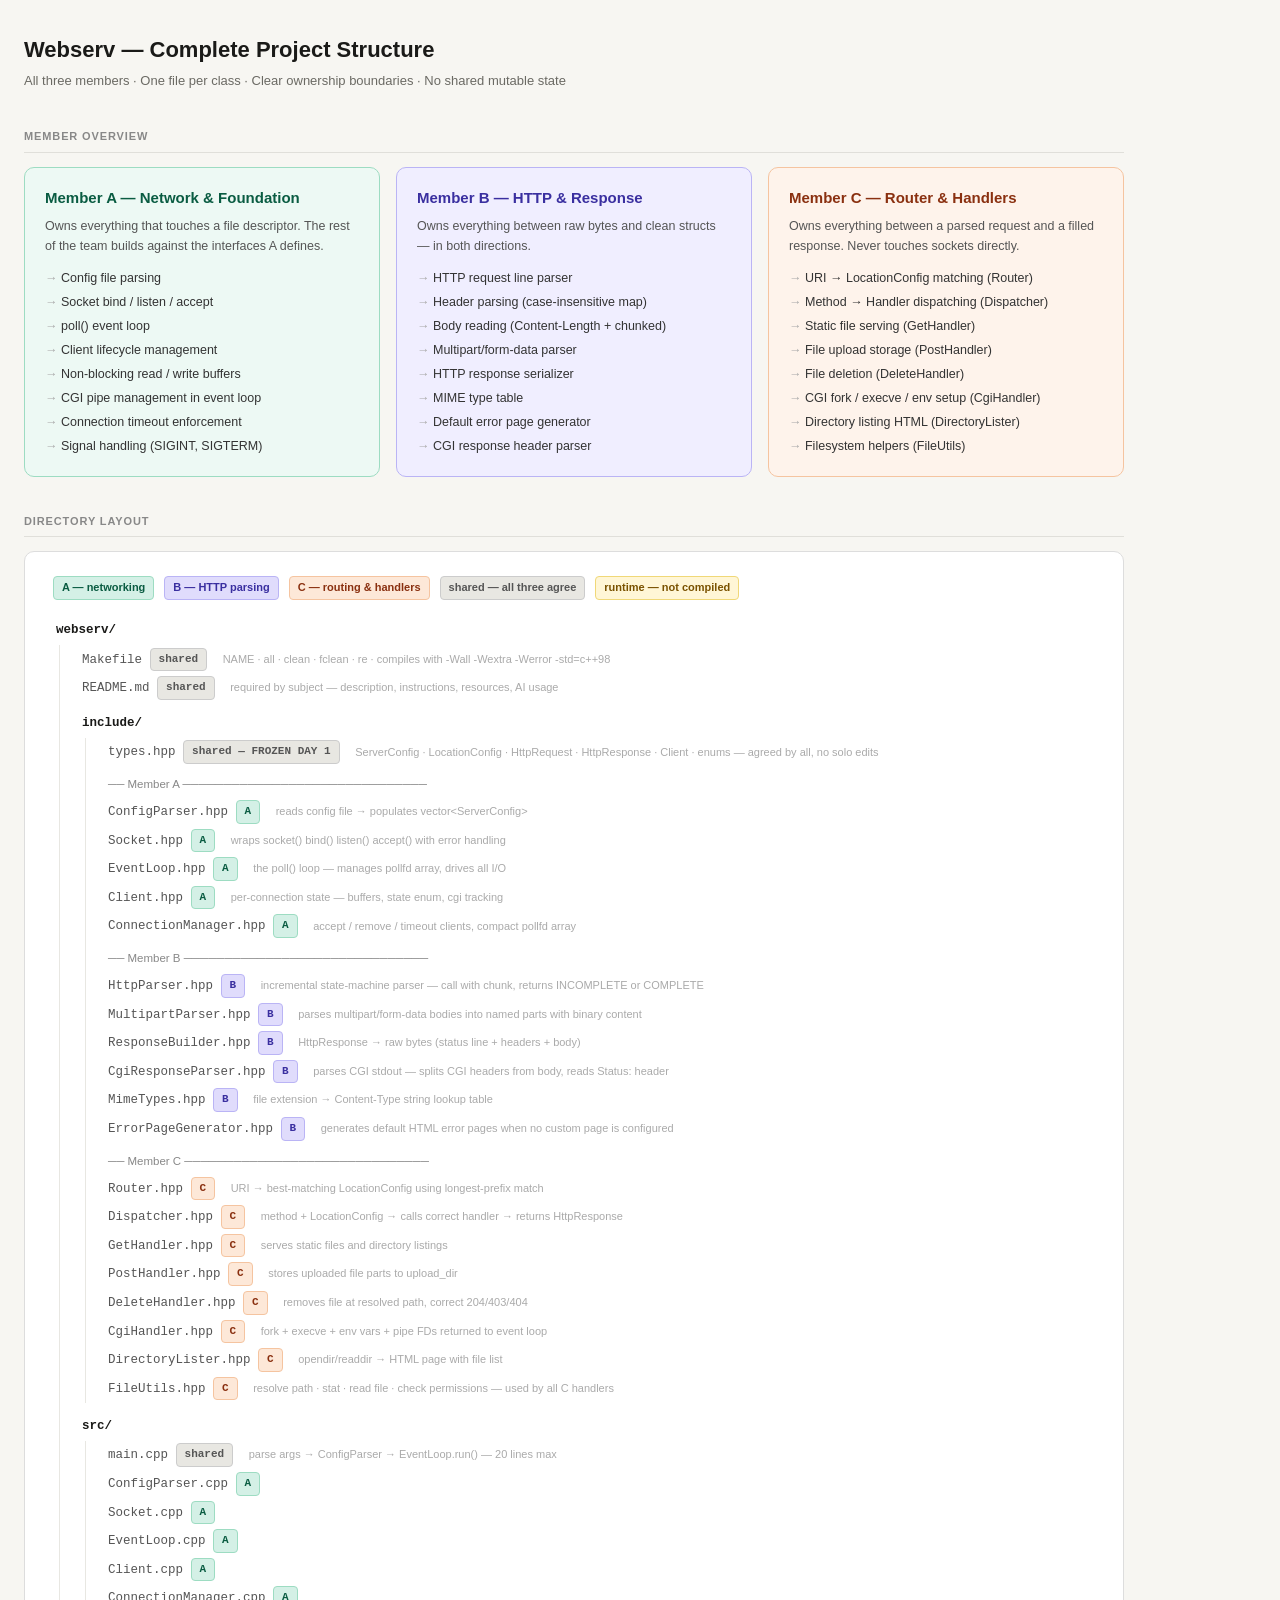
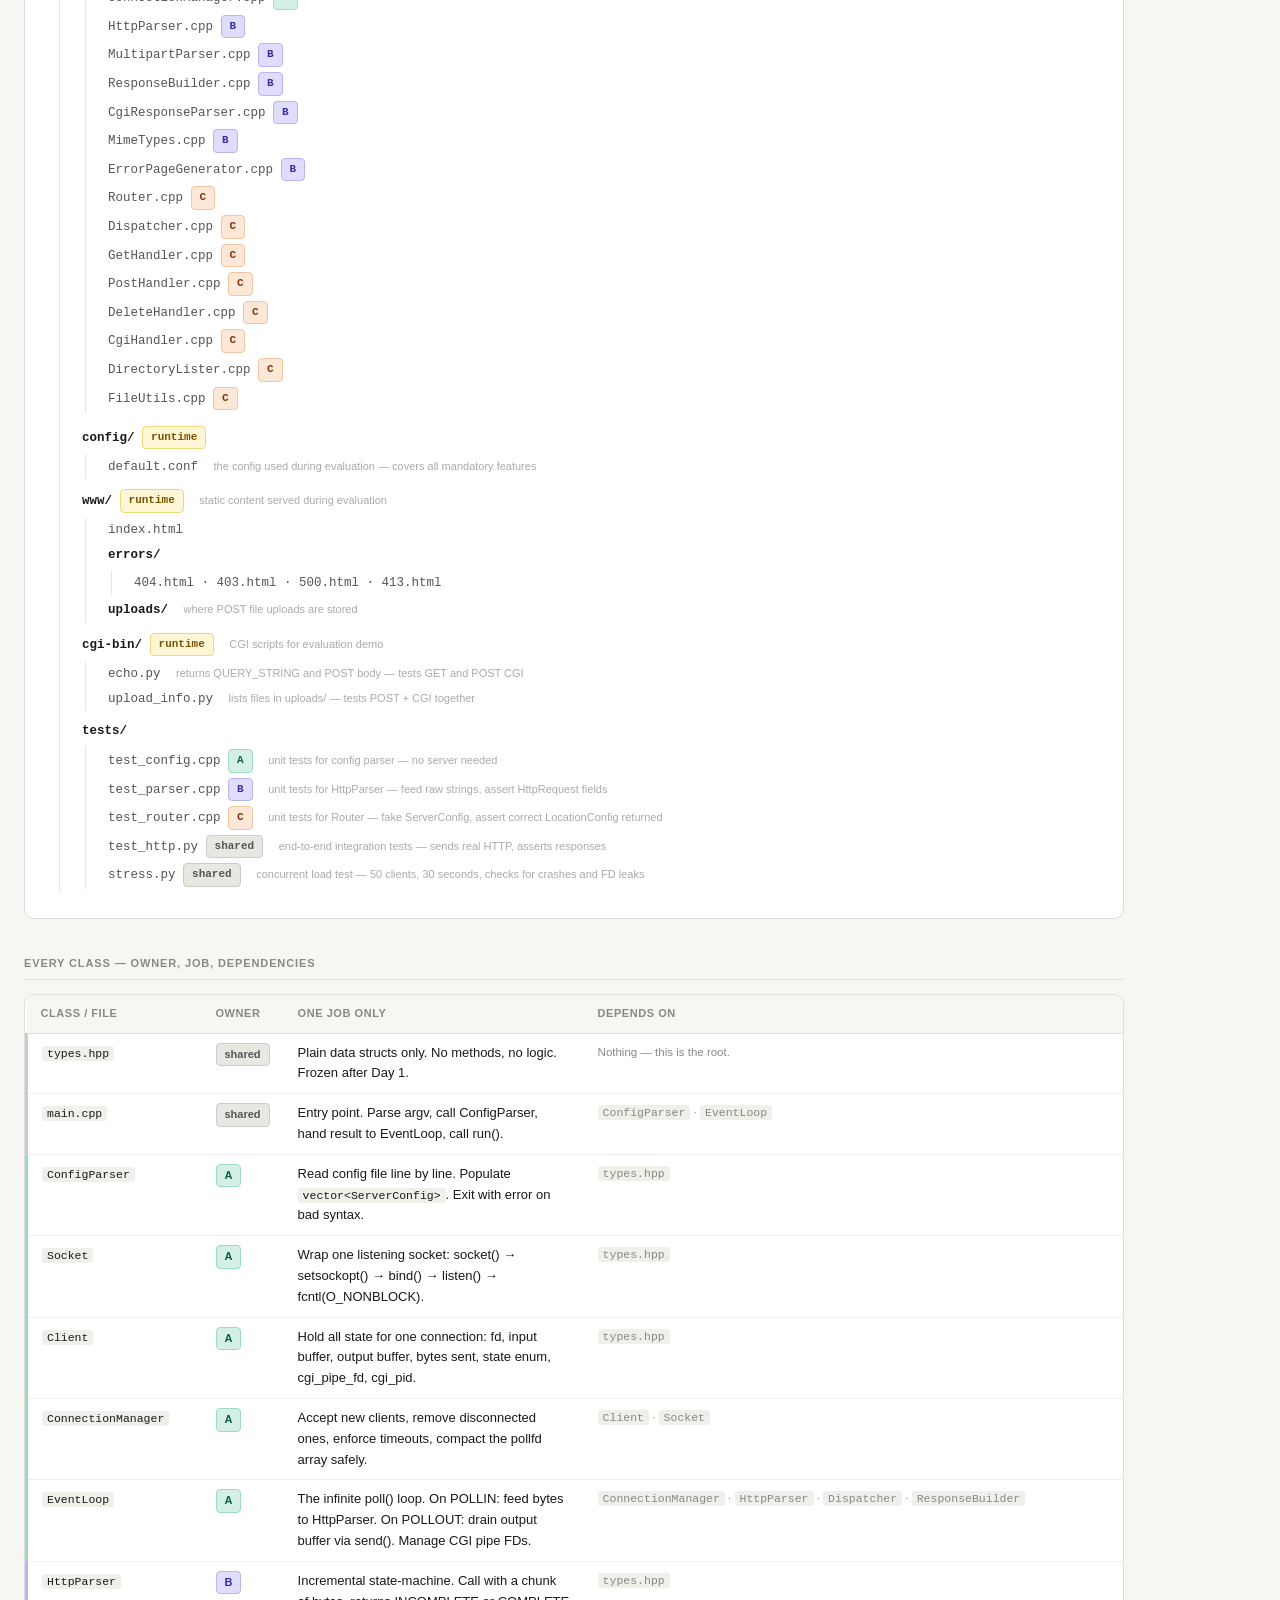
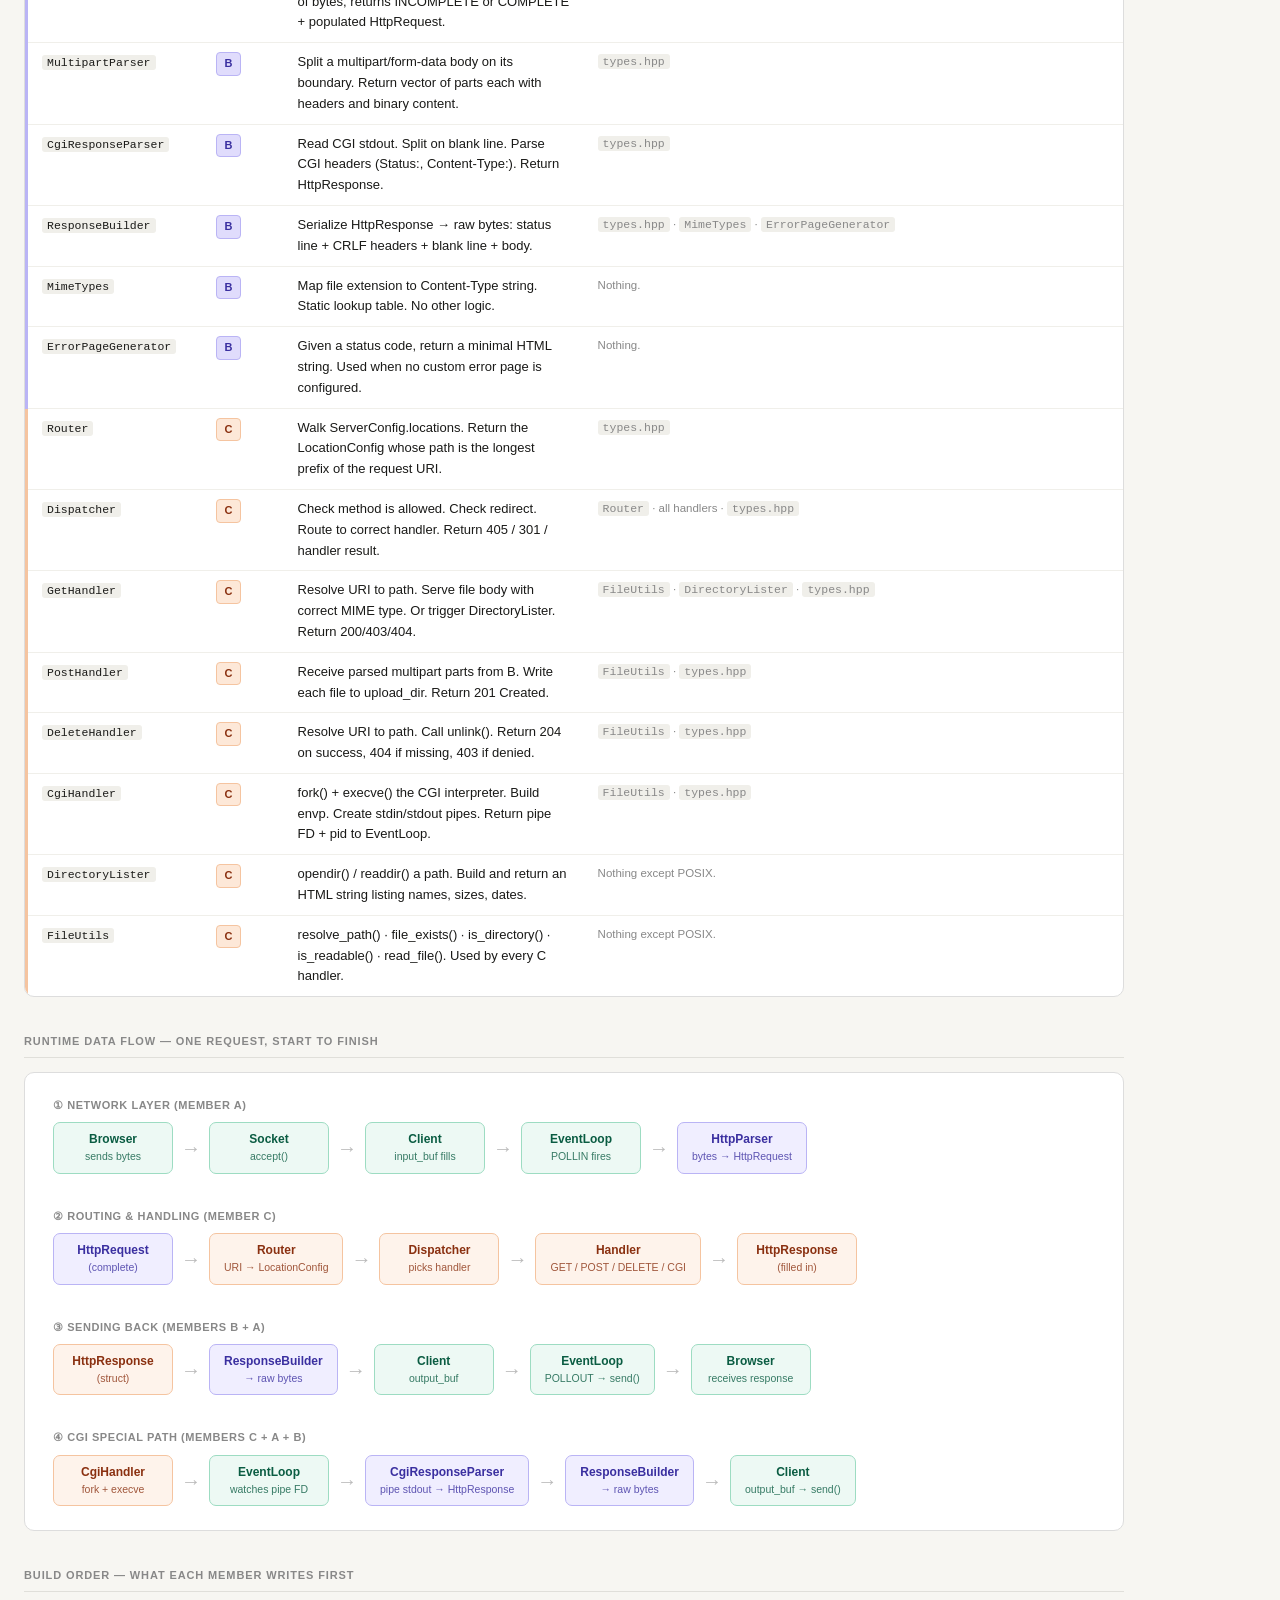
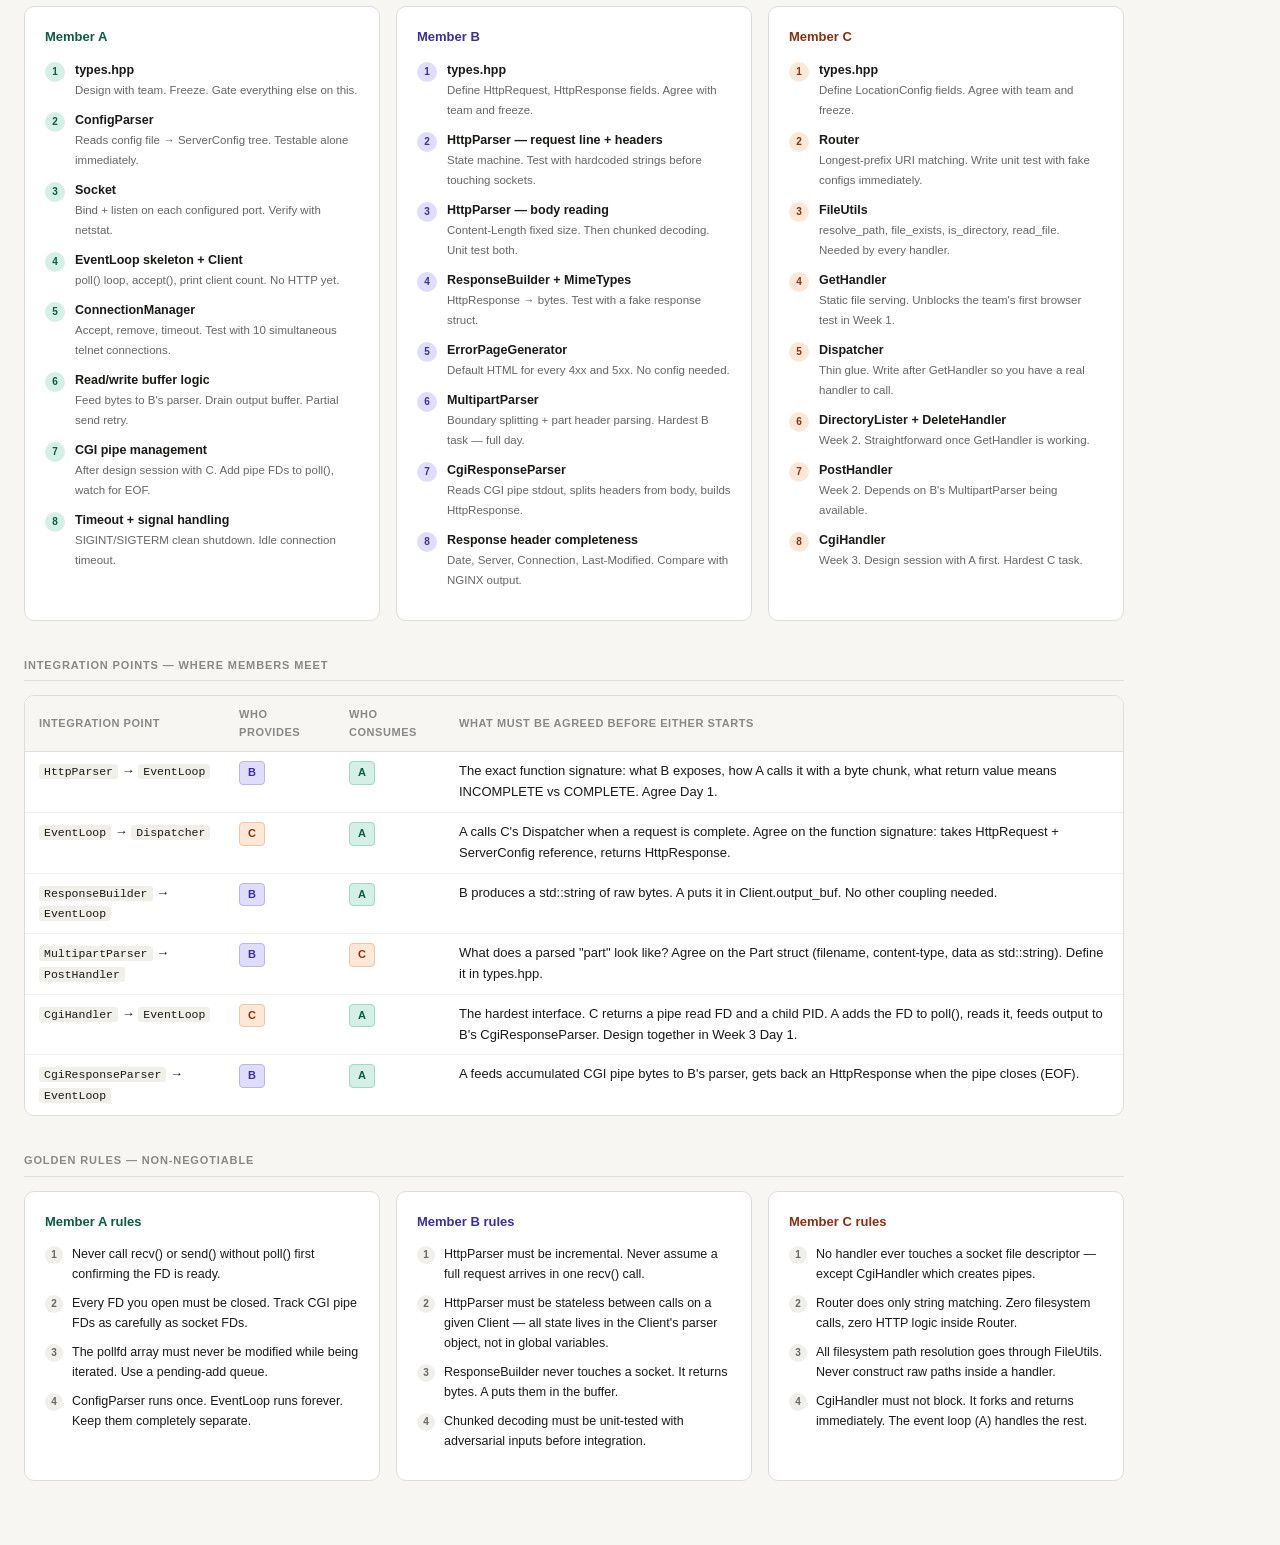
<file: Project structure.html>
<!DOCTYPE html>
<html lang="en">
<head>
  <meta charset="UTF-8">
  <meta name="viewport" content="width=device-width, initial-scale=1.0">
  <title>Webserv — Full Project Structure</title>
  <style>
    *, *::before, *::after { box-sizing: border-box; margin: 0; padding: 0; }

    body {
      font-family: -apple-system, BlinkMacSystemFont, "Segoe UI", sans-serif;
      background: #f7f6f2;
      color: #1a1a18;
      padding: 32px 24px 64px;
      font-size: 14px;
      line-height: 1.6;
    }

    h1 { font-size: 22px; font-weight: 700; margin-bottom: 4px; }
    .subtitle { color: #6b6a64; font-size: 13px; margin-bottom: 32px; }

    /* ── SECTION TITLES ── */
    .section-title {
      font-size: 11px;
      font-weight: 700;
      text-transform: uppercase;
      letter-spacing: .08em;
      color: #888;
      margin: 36px 0 14px;
      padding-bottom: 6px;
      border-bottom: 1px solid #e0dfda;
      max-width: 1100px;
    }

    /* ── MEMBER BADGE ── */
    .badge {
      display: inline-flex;
      align-items: center;
      gap: 5px;
      font-size: 11px;
      font-weight: 700;
      border-radius: 4px;
      padding: 2px 8px;
      white-space: nowrap;
      vertical-align: middle;
    }
    .ba { background:#D4F0E6; color:#0A5C42; border:1px solid #9DDCC2; }
    .bb { background:#E0DCFC; color:#3A2FA0; border:1px solid #BAB4F5; }
    .bc { background:#FDE8D8; color:#8A3010; border:1px solid #F5C4A0; }
    .bs { background:#E8E7E2; color:#555;    border:1px solid #CCC; }
    .br { background:#FFF6D6; color:#7A5200; border:1px solid #F0D878; }

    /* ── MEMBER HEADER CARDS ── */
    .member-cards {
      display: grid;
      grid-template-columns: repeat(3, 1fr);
      gap: 16px;
      max-width: 1100px;
    }
    .member-card {
      border-radius: 10px;
      padding: 18px 20px;
      border: 1.5px solid;
    }
    .member-card.A { background:#EDF9F4; border-color:#9DDCC2; }
    .member-card.B { background:#F0EEFF; border-color:#BAB4F5; }
    .member-card.C { background:#FEF3EB; border-color:#F5C4A0; }
    .member-card h2 { font-size:15px; font-weight:700; margin-bottom:6px; }
    .member-card.A h2 { color:#0A5C42; }
    .member-card.B h2 { color:#3A2FA0; }
    .member-card.C h2 { color:#8A3010; }
    .member-card p  { font-size:12.5px; color:#555; margin-bottom:10px; }
    .member-card ul { list-style:none; font-size:12.5px; }
    .member-card li { padding: 2px 0; color:#333; }
    .member-card li::before { content:"→ "; color:#aaa; }

    /* ── DIRECTORY TREE ── */
    .tree-wrap { max-width: 1100px; background:#fff; border:1px solid #ddd; border-radius:10px; padding:24px 28px; }
    .tree { font-family: "SF Mono","Fira Mono",monospace; font-size:12.5px; }
    .tree ul { list-style:none; padding-left:22px; border-left:1.5px solid #e8e7e2; margin-left:3px; }
    .tree > ul { padding-left:0; border-left:none; }
    .tree li { padding: 2.5px 0; }
    .tree .dir  { font-weight:700; color:#1a1a18; }
    .tree .file { color:#555; }
    .tree .note { font-size:11px; color:#aaa; margin-left:8px; font-family: -apple-system, sans-serif; }

    /* ── CLASSES TABLE ── */
    .table-wrap { max-width:1100px; background:#fff; border:1px solid #ddd; border-radius:10px; overflow:hidden; }
    table { width:100%; border-collapse:collapse; font-size:13px; }
    thead tr { background:#f7f6f2; }
    th {
      text-align:left; font-size:11px; font-weight:700;
      text-transform:uppercase; letter-spacing:.05em;
      color:#888; padding:10px 14px;
      border-bottom:1.5px solid #e0dfda;
    }
    td { padding:9px 14px; border-bottom:1px solid #f0efea; vertical-align:top; }
    tr:last-child td { border-bottom:none; }
    td code {
      font-family:"SF Mono","Fira Mono",monospace;
      font-size:11.5px; background:#f0efea;
      border-radius:3px; padding:1px 5px;
    }
    .row-a { border-left: 3px solid #9DDCC2; }
    .row-b { border-left: 3px solid #BAB4F5; }
    .row-c { border-left: 3px solid #F5C4A0; }
    .row-s { border-left: 3px solid #CCC; }
    .dep { font-size:11.5px; color:#888; }

    /* ── FLOW DIAGRAM ── */
    .flow-wrap { max-width:1100px; background:#fff; border:1px solid #ddd; border-radius:10px; padding:24px 28px; }
    .flow-row { display:flex; align-items:center; gap:0; flex-wrap:wrap; row-gap:12px; margin-bottom: 16px; }
    .flow-row:last-child { margin-bottom:0; }
    .fbox {
      border-radius:7px; padding:9px 14px;
      font-size:12px; font-weight:600;
      text-align:center; min-width:120px;
      line-height:1.3;
    }
    .fbox small { display:block; font-weight:400; font-size:10.5px; margin-top:2px; opacity:.8; }
    .farr { padding:0 8px; color:#bbb; font-size:20px; line-height:1; flex-shrink:0; }
    .fa { background:#EDF9F4; color:#0A5C42; border:1px solid #9DDCC2; }
    .fb { background:#F0EEFF; color:#3A2FA0; border:1px solid #BAB4F5; }
    .fc { background:#FEF3EB; color:#8A3010; border:1px solid #F5C4A0; }
    .fs { background:#E8E7E2; color:#3d3d3a; border:1px solid #CCC; }
    .flow-label { font-size:11px; color:#888; font-weight:600; text-transform:uppercase; letter-spacing:.05em; margin-bottom:8px; }

    /* ── BUILD ORDER ── */
    .build-wrap { max-width:1100px; display:grid; grid-template-columns: repeat(3,1fr); gap:16px; }
    .build-card { background:#fff; border:1px solid #ddd; border-radius:10px; padding:20px; }
    .build-card h3 { font-size:13px; font-weight:700; margin-bottom:12px; }
    .build-card.A h3 { color:#0A5C42; }
    .build-card.B h3 { color:#3A2FA0; }
    .build-card.C h3 { color:#8A3010; }
    .step { display:flex; gap:10px; margin-bottom:10px; align-items:flex-start; font-size:12.5px; }
    .step-n {
      min-width:20px; height:20px; border-radius:50%;
      font-size:10px; font-weight:700;
      display:flex; align-items:center; justify-content:center; flex-shrink:0; margin-top:2px;
    }
    .A .step-n { background:#D4F0E6; color:#0A5C42; }
    .B .step-n { background:#E0DCFC; color:#3A2FA0; }
    .C .step-n { background:#FDE8D8; color:#8A3010; }
    .step-body strong { display:block; color:#1a1a18; }
    .step-body span   { color:#666; font-size:11.5px; }

    /* ── INTERFACE TABLE ── */
    .iface-wrap { max-width:1100px; background:#fff; border:1px solid #ddd; border-radius:10px; overflow:hidden; }

    /* ── RULES ── */
    .rules-wrap { max-width:1100px; display:grid; grid-template-columns: repeat(3,1fr); gap:16px; }
    .rules-card { background:#fff; border:1px solid #ddd; border-radius:10px; padding:20px; }
    .rule { display:flex; gap:9px; margin-bottom:9px; font-size:12.5px; align-items:flex-start; }
    .rule-n {
      min-width:18px; height:18px; border-radius:50%; background:#f0efea; color:#666;
      font-size:10px; font-weight:700; display:flex; align-items:center; justify-content:center;
      flex-shrink:0; margin-top:2px;
    }

    @media (max-width: 800px) {
      .member-cards, .build-wrap, .rules-wrap { grid-template-columns: 1fr; }
    }
    @media (prefers-color-scheme: dark) {
      body { background:#1a1a18; color:#e0ddd5; }
      .member-card.A { background:#0d2e22; border-color:#1D6E50; }
      .member-card.B { background:#17144a; border-color:#4A44B0; }
      .member-card.C { background:#2e1508; border-color:#9A4520; }
      .member-card p  { color:#a0a09a; }
      .member-card li { color:#c0bfb9; }
      .tree-wrap, .table-wrap, .flow-wrap, .build-card, .rules-card, .iface-wrap { background:#242422; border-color:#3a3a38; }
      .tree .dir  { color:#e0ddd5; }
      .tree .file { color:#a0a09a; }
      .tree ul    { border-color:#3a3a38; }
      thead tr    { background:#2e2e2c; }
      td          { border-color:#2e2e2c; }
      th          { border-color:#3a3a38; color:#666; }
      td code     { background:#2e2e2c; color:#c0bfb9; }
      .step-body strong { color:#e0ddd5; }
      .step-body span   { color:#888; }
      .rule-n     { background:#2e2e2c; }
      .section-title { border-color:#3a3a38; }
    }
  </style>
</head>
<body>

<h1>Webserv — Complete Project Structure</h1>
<p class="subtitle">All three members · One file per class · Clear ownership boundaries · No shared mutable state</p>

<!-- ══════════════════════════════════════════════════
     MEMBER OVERVIEW
══════════════════════════════════════════════════ -->
<div class="section-title">Member Overview</div>
<div class="member-cards">

  <div class="member-card A">
    <h2>Member A — Network &amp; Foundation</h2>
    <p>Owns everything that touches a file descriptor. The rest of the team builds against the interfaces A defines.</p>
    <ul>
      <li>Config file parsing</li>
      <li>Socket bind / listen / accept</li>
      <li>poll() event loop</li>
      <li>Client lifecycle management</li>
      <li>Non-blocking read / write buffers</li>
      <li>CGI pipe management in event loop</li>
      <li>Connection timeout enforcement</li>
      <li>Signal handling (SIGINT, SIGTERM)</li>
    </ul>
  </div>

  <div class="member-card B">
    <h2>Member B — HTTP &amp; Response</h2>
    <p>Owns everything between raw bytes and clean structs — in both directions.</p>
    <ul>
      <li>HTTP request line parser</li>
      <li>Header parsing (case-insensitive map)</li>
      <li>Body reading (Content-Length + chunked)</li>
      <li>Multipart/form-data parser</li>
      <li>HTTP response serializer</li>
      <li>MIME type table</li>
      <li>Default error page generator</li>
      <li>CGI response header parser</li>
    </ul>
  </div>

  <div class="member-card C">
    <h2>Member C — Router &amp; Handlers</h2>
    <p>Owns everything between a parsed request and a filled response. Never touches sockets directly.</p>
    <ul>
      <li>URI → LocationConfig matching (Router)</li>
      <li>Method → Handler dispatching (Dispatcher)</li>
      <li>Static file serving (GetHandler)</li>
      <li>File upload storage (PostHandler)</li>
      <li>File deletion (DeleteHandler)</li>
      <li>CGI fork / execve / env setup (CgiHandler)</li>
      <li>Directory listing HTML (DirectoryLister)</li>
      <li>Filesystem helpers (FileUtils)</li>
    </ul>
  </div>

</div>

<!-- ══════════════════════════════════════════════════
     DIRECTORY TREE
══════════════════════════════════════════════════ -->
<div class="section-title">Directory Layout</div>
<div class="tree-wrap">
  <div style="display:flex;gap:10px;flex-wrap:wrap;margin-bottom:18px;">
    <span class="badge ba">A — networking</span>
    <span class="badge bb">B — HTTP parsing</span>
    <span class="badge bc">C — routing &amp; handlers</span>
    <span class="badge bs">shared — all three agree</span>
    <span class="badge br">runtime — not compiled</span>
  </div>
  <div class="tree">
    <ul>
      <li><span class="dir">webserv/</span></li>
      <li><ul>

        <li><span class="file">Makefile</span> <span class="badge bs">shared</span>
          <span class="note">NAME · all · clean · fclean · re · compiles with -Wall -Wextra -Werror -std=c++98</span></li>
        <li><span class="file">README.md</span> <span class="badge bs">shared</span>
          <span class="note">required by subject — description, instructions, resources, AI usage</span></li>
        <li style="height:8px;"></li>

        <!-- INCLUDE -->
        <li><span class="dir">include/</span></li>
        <li><ul>

          <li><span class="file">types.hpp</span> <span class="badge bs">shared — FROZEN DAY 1</span>
            <span class="note">ServerConfig · LocationConfig · HttpRequest · HttpResponse · Client · enums — agreed by all, no solo edits</span></li>

          <li style="height:6px;"></li>
          <li><span class="note" style="margin-left:0;font-size:11.5px;color:#888;">── Member A ──────────────────────────────</span></li>
          <li><span class="file">ConfigParser.hpp</span> <span class="badge ba">A</span>
            <span class="note">reads config file → populates vector&lt;ServerConfig&gt;</span></li>
          <li><span class="file">Socket.hpp</span> <span class="badge ba">A</span>
            <span class="note">wraps socket() bind() listen() accept() with error handling</span></li>
          <li><span class="file">EventLoop.hpp</span> <span class="badge ba">A</span>
            <span class="note">the poll() loop — manages pollfd array, drives all I/O</span></li>
          <li><span class="file">Client.hpp</span> <span class="badge ba">A</span>
            <span class="note">per-connection state — buffers, state enum, cgi tracking</span></li>
          <li><span class="file">ConnectionManager.hpp</span> <span class="badge ba">A</span>
            <span class="note">accept / remove / timeout clients, compact pollfd array</span></li>

          <li style="height:6px;"></li>
          <li><span class="note" style="margin-left:0;font-size:11.5px;color:#888;">── Member B ──────────────────────────────</span></li>
          <li><span class="file">HttpParser.hpp</span> <span class="badge bb">B</span>
            <span class="note">incremental state-machine parser — call with chunk, returns INCOMPLETE or COMPLETE</span></li>
          <li><span class="file">MultipartParser.hpp</span> <span class="badge bb">B</span>
            <span class="note">parses multipart/form-data bodies into named parts with binary content</span></li>
          <li><span class="file">ResponseBuilder.hpp</span> <span class="badge bb">B</span>
            <span class="note">HttpResponse → raw bytes (status line + headers + body)</span></li>
          <li><span class="file">CgiResponseParser.hpp</span> <span class="badge bb">B</span>
            <span class="note">parses CGI stdout — splits CGI headers from body, reads Status: header</span></li>
          <li><span class="file">MimeTypes.hpp</span> <span class="badge bb">B</span>
            <span class="note">file extension → Content-Type string lookup table</span></li>
          <li><span class="file">ErrorPageGenerator.hpp</span> <span class="badge bb">B</span>
            <span class="note">generates default HTML error pages when no custom page is configured</span></li>

          <li style="height:6px;"></li>
          <li><span class="note" style="margin-left:0;font-size:11.5px;color:#888;">── Member C ──────────────────────────────</span></li>
          <li><span class="file">Router.hpp</span> <span class="badge bc">C</span>
            <span class="note">URI → best-matching LocationConfig using longest-prefix match</span></li>
          <li><span class="file">Dispatcher.hpp</span> <span class="badge bc">C</span>
            <span class="note">method + LocationConfig → calls correct handler → returns HttpResponse</span></li>
          <li><span class="file">GetHandler.hpp</span> <span class="badge bc">C</span>
            <span class="note">serves static files and directory listings</span></li>
          <li><span class="file">PostHandler.hpp</span> <span class="badge bc">C</span>
            <span class="note">stores uploaded file parts to upload_dir</span></li>
          <li><span class="file">DeleteHandler.hpp</span> <span class="badge bc">C</span>
            <span class="note">removes file at resolved path, correct 204/403/404</span></li>
          <li><span class="file">CgiHandler.hpp</span> <span class="badge bc">C</span>
            <span class="note">fork + execve + env vars + pipe FDs returned to event loop</span></li>
          <li><span class="file">DirectoryLister.hpp</span> <span class="badge bc">C</span>
            <span class="note">opendir/readdir → HTML page with file list</span></li>
          <li><span class="file">FileUtils.hpp</span> <span class="badge bc">C</span>
            <span class="note">resolve path · stat · read file · check permissions — used by all C handlers</span></li>

        </ul></li>
        <li style="height:8px;"></li>

        <!-- SRC -->
        <li><span class="dir">src/</span></li>
        <li><ul>
          <li><span class="file">main.cpp</span> <span class="badge bs">shared</span>
            <span class="note">parse args → ConfigParser → EventLoop.run() — 20 lines max</span></li>
          <li><span class="file">ConfigParser.cpp</span> <span class="badge ba">A</span></li>
          <li><span class="file">Socket.cpp</span> <span class="badge ba">A</span></li>
          <li><span class="file">EventLoop.cpp</span> <span class="badge ba">A</span></li>
          <li><span class="file">Client.cpp</span> <span class="badge ba">A</span></li>
          <li><span class="file">ConnectionManager.cpp</span> <span class="badge ba">A</span></li>
          <li><span class="file">HttpParser.cpp</span> <span class="badge bb">B</span></li>
          <li><span class="file">MultipartParser.cpp</span> <span class="badge bb">B</span></li>
          <li><span class="file">ResponseBuilder.cpp</span> <span class="badge bb">B</span></li>
          <li><span class="file">CgiResponseParser.cpp</span> <span class="badge bb">B</span></li>
          <li><span class="file">MimeTypes.cpp</span> <span class="badge bb">B</span></li>
          <li><span class="file">ErrorPageGenerator.cpp</span> <span class="badge bb">B</span></li>
          <li><span class="file">Router.cpp</span> <span class="badge bc">C</span></li>
          <li><span class="file">Dispatcher.cpp</span> <span class="badge bc">C</span></li>
          <li><span class="file">GetHandler.cpp</span> <span class="badge bc">C</span></li>
          <li><span class="file">PostHandler.cpp</span> <span class="badge bc">C</span></li>
          <li><span class="file">DeleteHandler.cpp</span> <span class="badge bc">C</span></li>
          <li><span class="file">CgiHandler.cpp</span> <span class="badge bc">C</span></li>
          <li><span class="file">DirectoryLister.cpp</span> <span class="badge bc">C</span></li>
          <li><span class="file">FileUtils.cpp</span> <span class="badge bc">C</span></li>
        </ul></li>
        <li style="height:8px;"></li>

        <!-- RUNTIME FOLDERS -->
        <li><span class="dir">config/</span> <span class="badge br">runtime</span></li>
        <li><ul>
          <li><span class="file">default.conf</span>
            <span class="note">the config used during evaluation — covers all mandatory features</span></li>
        </ul></li>
        <li style="height:4px;"></li>

        <li><span class="dir">www/</span> <span class="badge br">runtime</span>
          <span class="note">static content served during evaluation</span></li>
        <li><ul>
          <li><span class="file">index.html</span></li>
          <li><span class="dir">errors/</span></li>
          <li><ul>
            <li><span class="file">404.html · 403.html · 500.html · 413.html</span></li>
          </ul></li>
          <li><span class="dir">uploads/</span>
            <span class="note">where POST file uploads are stored</span></li>
        </ul></li>
        <li style="height:4px;"></li>

        <li><span class="dir">cgi-bin/</span> <span class="badge br">runtime</span>
          <span class="note">CGI scripts for evaluation demo</span></li>
        <li><ul>
          <li><span class="file">echo.py</span>
            <span class="note">returns QUERY_STRING and POST body — tests GET and POST CGI</span></li>
          <li><span class="file">upload_info.py</span>
            <span class="note">lists files in uploads/ — tests POST + CGI together</span></li>
        </ul></li>
        <li style="height:4px;"></li>

        <li><span class="dir">tests/</span></li>
        <li><ul>
          <li><span class="file">test_config.cpp</span> <span class="badge ba">A</span>
            <span class="note">unit tests for config parser — no server needed</span></li>
          <li><span class="file">test_parser.cpp</span> <span class="badge bb">B</span>
            <span class="note">unit tests for HttpParser — feed raw strings, assert HttpRequest fields</span></li>
          <li><span class="file">test_router.cpp</span> <span class="badge bc">C</span>
            <span class="note">unit tests for Router — fake ServerConfig, assert correct LocationConfig returned</span></li>
          <li><span class="file">test_http.py</span> <span class="badge bs">shared</span>
            <span class="note">end-to-end integration tests — sends real HTTP, asserts responses</span></li>
          <li><span class="file">stress.py</span> <span class="badge bs">shared</span>
            <span class="note">concurrent load test — 50 clients, 30 seconds, checks for crashes and FD leaks</span></li>
        </ul></li>

      </ul></li>
    </ul>
  </div>
</div>

<!-- ══════════════════════════════════════════════════
     COMPLETE CLASS TABLE
══════════════════════════════════════════════════ -->
<div class="section-title">Every Class — Owner, Job, Dependencies</div>
<div class="table-wrap">
  <table>
    <thead>
    <tr>
      <th style="width:175px;">Class / File</th>
      <th style="width:72px;">Owner</th>
      <th style="width:300px;">One job only</th>
      <th>Depends on</th>
    </tr>
    </thead>
    <tbody>
    <!-- SHARED -->
    <tr class="row-s">
      <td><code>types.hpp</code></td>
      <td><span class="badge bs">shared</span></td>
      <td>Plain data structs only. No methods, no logic. Frozen after Day 1.</td>
      <td class="dep">Nothing — this is the root.</td>
    </tr>
    <tr class="row-s">
      <td><code>main.cpp</code></td>
      <td><span class="badge bs">shared</span></td>
      <td>Entry point. Parse argv, call ConfigParser, hand result to EventLoop, call run().</td>
      <td class="dep"><code>ConfigParser</code> · <code>EventLoop</code></td>
    </tr>

    <!-- MEMBER A -->
    <tr class="row-a">
      <td><code>ConfigParser</code></td>
      <td><span class="badge ba">A</span></td>
      <td>Read config file line by line. Populate <code>vector&lt;ServerConfig&gt;</code>. Exit with error on bad syntax.</td>
      <td class="dep"><code>types.hpp</code></td>
    </tr>
    <tr class="row-a">
      <td><code>Socket</code></td>
      <td><span class="badge ba">A</span></td>
      <td>Wrap one listening socket: socket() → setsockopt() → bind() → listen() → fcntl(O_NONBLOCK).</td>
      <td class="dep"><code>types.hpp</code></td>
    </tr>
    <tr class="row-a">
      <td><code>Client</code></td>
      <td><span class="badge ba">A</span></td>
      <td>Hold all state for one connection: fd, input buffer, output buffer, bytes sent, state enum, cgi_pipe_fd, cgi_pid.</td>
      <td class="dep"><code>types.hpp</code></td>
    </tr>
    <tr class="row-a">
      <td><code>ConnectionManager</code></td>
      <td><span class="badge ba">A</span></td>
      <td>Accept new clients, remove disconnected ones, enforce timeouts, compact the pollfd array safely.</td>
      <td class="dep"><code>Client</code> · <code>Socket</code></td>
    </tr>
    <tr class="row-a">
      <td><code>EventLoop</code></td>
      <td><span class="badge ba">A</span></td>
      <td>The infinite poll() loop. On POLLIN: feed bytes to HttpParser. On POLLOUT: drain output buffer via send(). Manage CGI pipe FDs.</td>
      <td class="dep"><code>ConnectionManager</code> · <code>HttpParser</code> · <code>Dispatcher</code> · <code>ResponseBuilder</code></td>
    </tr>

    <!-- MEMBER B -->
    <tr class="row-b">
      <td><code>HttpParser</code></td>
      <td><span class="badge bb">B</span></td>
      <td>Incremental state-machine. Call with a chunk of bytes, returns INCOMPLETE or COMPLETE + populated HttpRequest.</td>
      <td class="dep"><code>types.hpp</code></td>
    </tr>
    <tr class="row-b">
      <td><code>MultipartParser</code></td>
      <td><span class="badge bb">B</span></td>
      <td>Split a multipart/form-data body on its boundary. Return vector of parts each with headers and binary content.</td>
      <td class="dep"><code>types.hpp</code></td>
    </tr>
    <tr class="row-b">
      <td><code>CgiResponseParser</code></td>
      <td><span class="badge bb">B</span></td>
      <td>Read CGI stdout. Split on blank line. Parse CGI headers (Status:, Content-Type:). Return HttpResponse.</td>
      <td class="dep"><code>types.hpp</code></td>
    </tr>
    <tr class="row-b">
      <td><code>ResponseBuilder</code></td>
      <td><span class="badge bb">B</span></td>
      <td>Serialize HttpResponse → raw bytes: status line + CRLF headers + blank line + body.</td>
      <td class="dep"><code>types.hpp</code> · <code>MimeTypes</code> · <code>ErrorPageGenerator</code></td>
    </tr>
    <tr class="row-b">
      <td><code>MimeTypes</code></td>
      <td><span class="badge bb">B</span></td>
      <td>Map file extension to Content-Type string. Static lookup table. No other logic.</td>
      <td class="dep">Nothing.</td>
    </tr>
    <tr class="row-b">
      <td><code>ErrorPageGenerator</code></td>
      <td><span class="badge bb">B</span></td>
      <td>Given a status code, return a minimal HTML string. Used when no custom error page is configured.</td>
      <td class="dep">Nothing.</td>
    </tr>

    <!-- MEMBER C -->
    <tr class="row-c">
      <td><code>Router</code></td>
      <td><span class="badge bc">C</span></td>
      <td>Walk ServerConfig.locations. Return the LocationConfig whose path is the longest prefix of the request URI.</td>
      <td class="dep"><code>types.hpp</code></td>
    </tr>
    <tr class="row-c">
      <td><code>Dispatcher</code></td>
      <td><span class="badge bc">C</span></td>
      <td>Check method is allowed. Check redirect. Route to correct handler. Return 405 / 301 / handler result.</td>
      <td class="dep"><code>Router</code> · all handlers · <code>types.hpp</code></td>
    </tr>
    <tr class="row-c">
      <td><code>GetHandler</code></td>
      <td><span class="badge bc">C</span></td>
      <td>Resolve URI to path. Serve file body with correct MIME type. Or trigger DirectoryLister. Return 200/403/404.</td>
      <td class="dep"><code>FileUtils</code> · <code>DirectoryLister</code> · <code>types.hpp</code></td>
    </tr>
    <tr class="row-c">
      <td><code>PostHandler</code></td>
      <td><span class="badge bc">C</span></td>
      <td>Receive parsed multipart parts from B. Write each file to upload_dir. Return 201 Created.</td>
      <td class="dep"><code>FileUtils</code> · <code>types.hpp</code></td>
    </tr>
    <tr class="row-c">
      <td><code>DeleteHandler</code></td>
      <td><span class="badge bc">C</span></td>
      <td>Resolve URI to path. Call unlink(). Return 204 on success, 404 if missing, 403 if denied.</td>
      <td class="dep"><code>FileUtils</code> · <code>types.hpp</code></td>
    </tr>
    <tr class="row-c">
      <td><code>CgiHandler</code></td>
      <td><span class="badge bc">C</span></td>
      <td>fork() + execve() the CGI interpreter. Build envp. Create stdin/stdout pipes. Return pipe FD + pid to EventLoop.</td>
      <td class="dep"><code>FileUtils</code> · <code>types.hpp</code></td>
    </tr>
    <tr class="row-c">
      <td><code>DirectoryLister</code></td>
      <td><span class="badge bc">C</span></td>
      <td>opendir() / readdir() a path. Build and return an HTML string listing names, sizes, dates.</td>
      <td class="dep">Nothing except POSIX.</td>
    </tr>
    <tr class="row-c">
      <td><code>FileUtils</code></td>
      <td><span class="badge bc">C</span></td>
      <td>resolve_path() · file_exists() · is_directory() · is_readable() · read_file(). Used by every C handler.</td>
      <td class="dep">Nothing except POSIX.</td>
    </tr>
    </tbody>
  </table>
</div>

<!-- ══════════════════════════════════════════════════
     RUNTIME DATA FLOW
══════════════════════════════════════════════════ -->
<div class="section-title">Runtime Data Flow — One Request, Start to Finish</div>
<div class="flow-wrap">

  <div class="flow-label">① Network layer (Member A)</div>
  <div class="flow-row">
    <div class="fbox fa">Browser<br><small>sends bytes</small></div>
    <div class="farr">→</div>
    <div class="fbox fa">Socket<small>accept()</small></div>
    <div class="farr">→</div>
    <div class="fbox fa">Client<small>input_buf fills</small></div>
    <div class="farr">→</div>
    <div class="fbox fa">EventLoop<small>POLLIN fires</small></div>
    <div class="farr">→</div>
    <div class="fbox fb">HttpParser<small>bytes → HttpRequest</small></div>
  </div>

  <div style="height:18px;"></div>
  <div class="flow-label">② Routing &amp; handling (Member C)</div>
  <div class="flow-row">
    <div class="fbox fb">HttpRequest<small>(complete)</small></div>
    <div class="farr">→</div>
    <div class="fbox fc">Router<small>URI → LocationConfig</small></div>
    <div class="farr">→</div>
    <div class="fbox fc">Dispatcher<small>picks handler</small></div>
    <div class="farr">→</div>
    <div class="fbox fc">Handler<small>GET / POST / DELETE / CGI</small></div>
    <div class="farr">→</div>
    <div class="fbox fc">HttpResponse<small>(filled in)</small></div>
  </div>

  <div style="height:18px;"></div>
  <div class="flow-label">③ Sending back (Members B + A)</div>
  <div class="flow-row">
    <div class="fbox fc">HttpResponse<small>(struct)</small></div>
    <div class="farr">→</div>
    <div class="fbox fb">ResponseBuilder<small>→ raw bytes</small></div>
    <div class="farr">→</div>
    <div class="fbox fa">Client<small>output_buf</small></div>
    <div class="farr">→</div>
    <div class="fbox fa">EventLoop<small>POLLOUT → send()</small></div>
    <div class="farr">→</div>
    <div class="fbox fa">Browser<small>receives response</small></div>
  </div>

  <div style="height:18px;"></div>
  <div class="flow-label">④ CGI special path (Members C + A + B)</div>
  <div class="flow-row">
    <div class="fbox fc">CgiHandler<small>fork + execve</small></div>
    <div class="farr">→</div>
    <div class="fbox fa">EventLoop<small>watches pipe FD</small></div>
    <div class="farr">→</div>
    <div class="fbox fb">CgiResponseParser<small>pipe stdout → HttpResponse</small></div>
    <div class="farr">→</div>
    <div class="fbox fb">ResponseBuilder<small>→ raw bytes</small></div>
    <div class="farr">→</div>
    <div class="fbox fa">Client<small>output_buf → send()</small></div>
  </div>

</div>

<!-- ══════════════════════════════════════════════════
     BUILD ORDER PER MEMBER
══════════════════════════════════════════════════ -->
<div class="section-title">Build Order — What Each Member Writes First</div>
<div class="build-wrap">

  <div class="build-card A">
    <h3>Member A</h3>
    <div class="step"><div class="step-n">1</div><div class="step-body"><strong>types.hpp</strong><span>Design with team. Freeze. Gate everything else on this.</span></div></div>
    <div class="step"><div class="step-n">2</div><div class="step-body"><strong>ConfigParser</strong><span>Reads config file → ServerConfig tree. Testable alone immediately.</span></div></div>
    <div class="step"><div class="step-n">3</div><div class="step-body"><strong>Socket</strong><span>Bind + listen on each configured port. Verify with netstat.</span></div></div>
    <div class="step"><div class="step-n">4</div><div class="step-body"><strong>EventLoop skeleton + Client</strong><span>poll() loop, accept(), print client count. No HTTP yet.</span></div></div>
    <div class="step"><div class="step-n">5</div><div class="step-body"><strong>ConnectionManager</strong><span>Accept, remove, timeout. Test with 10 simultaneous telnet connections.</span></div></div>
    <div class="step"><div class="step-n">6</div><div class="step-body"><strong>Read/write buffer logic</strong><span>Feed bytes to B's parser. Drain output buffer. Partial send retry.</span></div></div>
    <div class="step"><div class="step-n">7</div><div class="step-body"><strong>CGI pipe management</strong><span>After design session with C. Add pipe FDs to poll(), watch for EOF.</span></div></div>
    <div class="step"><div class="step-n">8</div><div class="step-body"><strong>Timeout + signal handling</strong><span>SIGINT/SIGTERM clean shutdown. Idle connection timeout.</span></div></div>
  </div>

  <div class="build-card B">
    <h3>Member B</h3>
    <div class="step"><div class="step-n">1</div><div class="step-body"><strong>types.hpp</strong><span>Define HttpRequest, HttpResponse fields. Agree with team and freeze.</span></div></div>
    <div class="step"><div class="step-n">2</div><div class="step-body"><strong>HttpParser — request line + headers</strong><span>State machine. Test with hardcoded strings before touching sockets.</span></div></div>
    <div class="step"><div class="step-n">3</div><div class="step-body"><strong>HttpParser — body reading</strong><span>Content-Length fixed size. Then chunked decoding. Unit test both.</span></div></div>
    <div class="step"><div class="step-n">4</div><div class="step-body"><strong>ResponseBuilder + MimeTypes</strong><span>HttpResponse → bytes. Test with a fake response struct.</span></div></div>
    <div class="step"><div class="step-n">5</div><div class="step-body"><strong>ErrorPageGenerator</strong><span>Default HTML for every 4xx and 5xx. No config needed.</span></div></div>
    <div class="step"><div class="step-n">6</div><div class="step-body"><strong>MultipartParser</strong><span>Boundary splitting + part header parsing. Hardest B task — full day.</span></div></div>
    <div class="step"><div class="step-n">7</div><div class="step-body"><strong>CgiResponseParser</strong><span>Reads CGI pipe stdout, splits headers from body, builds HttpResponse.</span></div></div>
    <div class="step"><div class="step-n">8</div><div class="step-body"><strong>Response header completeness</strong><span>Date, Server, Connection, Last-Modified. Compare with NGINX output.</span></div></div>
  </div>

  <div class="build-card C">
    <h3>Member C</h3>
    <div class="step"><div class="step-n">1</div><div class="step-body"><strong>types.hpp</strong><span>Define LocationConfig fields. Agree with team and freeze.</span></div></div>
    <div class="step"><div class="step-n">2</div><div class="step-body"><strong>Router</strong><span>Longest-prefix URI matching. Write unit test with fake configs immediately.</span></div></div>
    <div class="step"><div class="step-n">3</div><div class="step-body"><strong>FileUtils</strong><span>resolve_path, file_exists, is_directory, read_file. Needed by every handler.</span></div></div>
    <div class="step"><div class="step-n">4</div><div class="step-body"><strong>GetHandler</strong><span>Static file serving. Unblocks the team's first browser test in Week 1.</span></div></div>
    <div class="step"><div class="step-n">5</div><div class="step-body"><strong>Dispatcher</strong><span>Thin glue. Write after GetHandler so you have a real handler to call.</span></div></div>
    <div class="step"><div class="step-n">6</div><div class="step-body"><strong>DirectoryLister + DeleteHandler</strong><span>Week 2. Straightforward once GetHandler is working.</span></div></div>
    <div class="step"><div class="step-n">7</div><div class="step-body"><strong>PostHandler</strong><span>Week 2. Depends on B's MultipartParser being available.</span></div></div>
    <div class="step"><div class="step-n">8</div><div class="step-body"><strong>CgiHandler</strong><span>Week 3. Design session with A first. Hardest C task.</span></div></div>
  </div>

</div>

<!-- ══════════════════════════════════════════════════
     INTERFACE CONTRACTS
══════════════════════════════════════════════════ -->
<div class="section-title">Integration Points — Where Members Meet</div>
<div class="table-wrap iface-wrap">
  <table>
    <thead>
    <tr>
      <th style="width:200px;">Integration point</th>
      <th style="width:110px;">Who provides</th>
      <th style="width:110px;">Who consumes</th>
      <th>What must be agreed before either starts</th>
    </tr>
    </thead>
    <tbody>
    <tr>
      <td><code>HttpParser</code> → <code>EventLoop</code></td>
      <td><span class="badge bb">B</span></td>
      <td><span class="badge ba">A</span></td>
      <td>The exact function signature: what B exposes, how A calls it with a byte chunk, what return value means INCOMPLETE vs COMPLETE. Agree Day 1.</td>
    </tr>
    <tr>
      <td><code>EventLoop</code> → <code>Dispatcher</code></td>
      <td><span class="badge bc">C</span></td>
      <td><span class="badge ba">A</span></td>
      <td>A calls C's Dispatcher when a request is complete. Agree on the function signature: takes HttpRequest + ServerConfig reference, returns HttpResponse.</td>
    </tr>
    <tr>
      <td><code>ResponseBuilder</code> → <code>EventLoop</code></td>
      <td><span class="badge bb">B</span></td>
      <td><span class="badge ba">A</span></td>
      <td>B produces a std::string of raw bytes. A puts it in Client.output_buf. No other coupling needed.</td>
    </tr>
    <tr>
      <td><code>MultipartParser</code> → <code>PostHandler</code></td>
      <td><span class="badge bb">B</span></td>
      <td><span class="badge bc">C</span></td>
      <td>What does a parsed "part" look like? Agree on the Part struct (filename, content-type, data as std::string). Define it in types.hpp.</td>
    </tr>
    <tr>
      <td><code>CgiHandler</code> → <code>EventLoop</code></td>
      <td><span class="badge bc">C</span></td>
      <td><span class="badge ba">A</span></td>
      <td>The hardest interface. C returns a pipe read FD and a child PID. A adds the FD to poll(), reads it, feeds output to B's CgiResponseParser. Design together in Week 3 Day 1.</td>
    </tr>
    <tr>
      <td><code>CgiResponseParser</code> → <code>EventLoop</code></td>
      <td><span class="badge bb">B</span></td>
      <td><span class="badge ba">A</span></td>
      <td>A feeds accumulated CGI pipe bytes to B's parser, gets back an HttpResponse when the pipe closes (EOF).</td>
    </tr>
    </tbody>
  </table>
</div>

<!-- ══════════════════════════════════════════════════
     GOLDEN RULES
══════════════════════════════════════════════════ -->
<div class="section-title">Golden Rules — Non-Negotiable</div>
<div class="rules-wrap">

  <div class="rules-card">
    <div style="font-size:13px;font-weight:700;margin-bottom:12px;color:#0A5C42;">Member A rules</div>
    <div class="rule"><div class="rule-n">1</div><div>Never call recv() or send() without poll() first confirming the FD is ready.</div></div>
    <div class="rule"><div class="rule-n">2</div><div>Every FD you open must be closed. Track CGI pipe FDs as carefully as socket FDs.</div></div>
    <div class="rule"><div class="rule-n">3</div><div>The pollfd array must never be modified while being iterated. Use a pending-add queue.</div></div>
    <div class="rule"><div class="rule-n">4</div><div>ConfigParser runs once. EventLoop runs forever. Keep them completely separate.</div></div>
  </div>

  <div class="rules-card">
    <div style="font-size:13px;font-weight:700;margin-bottom:12px;color:#3A2FA0;">Member B rules</div>
    <div class="rule"><div class="rule-n">1</div><div>HttpParser must be incremental. Never assume a full request arrives in one recv() call.</div></div>
    <div class="rule"><div class="rule-n">2</div><div>HttpParser must be stateless between calls on a given Client — all state lives in the Client's parser object, not in global variables.</div></div>
    <div class="rule"><div class="rule-n">3</div><div>ResponseBuilder never touches a socket. It returns bytes. A puts them in the buffer.</div></div>
    <div class="rule"><div class="rule-n">4</div><div>Chunked decoding must be unit-tested with adversarial inputs before integration.</div></div>
  </div>

  <div class="rules-card">
    <div style="font-size:13px;font-weight:700;margin-bottom:12px;color:#8A3010;">Member C rules</div>
    <div class="rule"><div class="rule-n">1</div><div>No handler ever touches a socket file descriptor — except CgiHandler which creates pipes.</div></div>
    <div class="rule"><div class="rule-n">2</div><div>Router does only string matching. Zero filesystem calls, zero HTTP logic inside Router.</div></div>
    <div class="rule"><div class="rule-n">3</div><div>All filesystem path resolution goes through FileUtils. Never construct raw paths inside a handler.</div></div>
    <div class="rule"><div class="rule-n">4</div><div>CgiHandler must not block. It forks and returns immediately. The event loop (A) handles the rest.</div></div>
  </div>

</div>

</body>
</html>
</file>
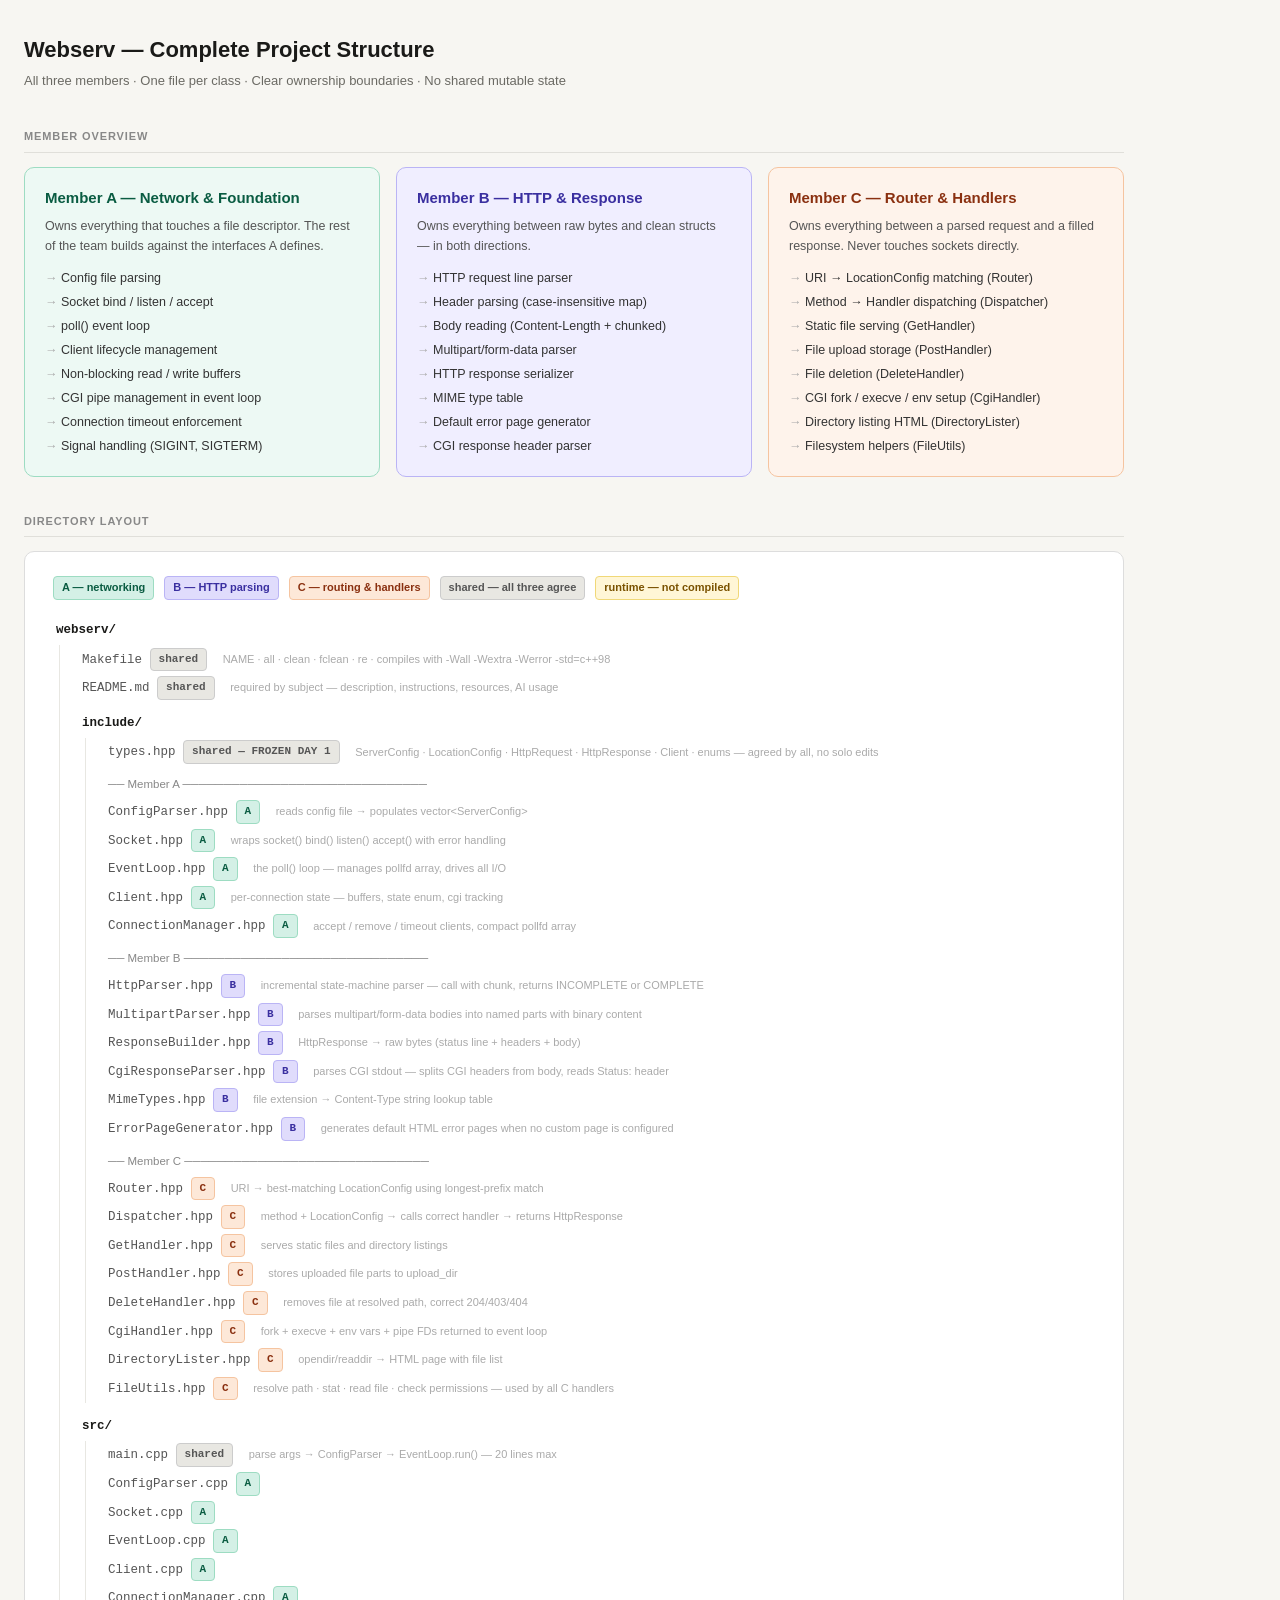
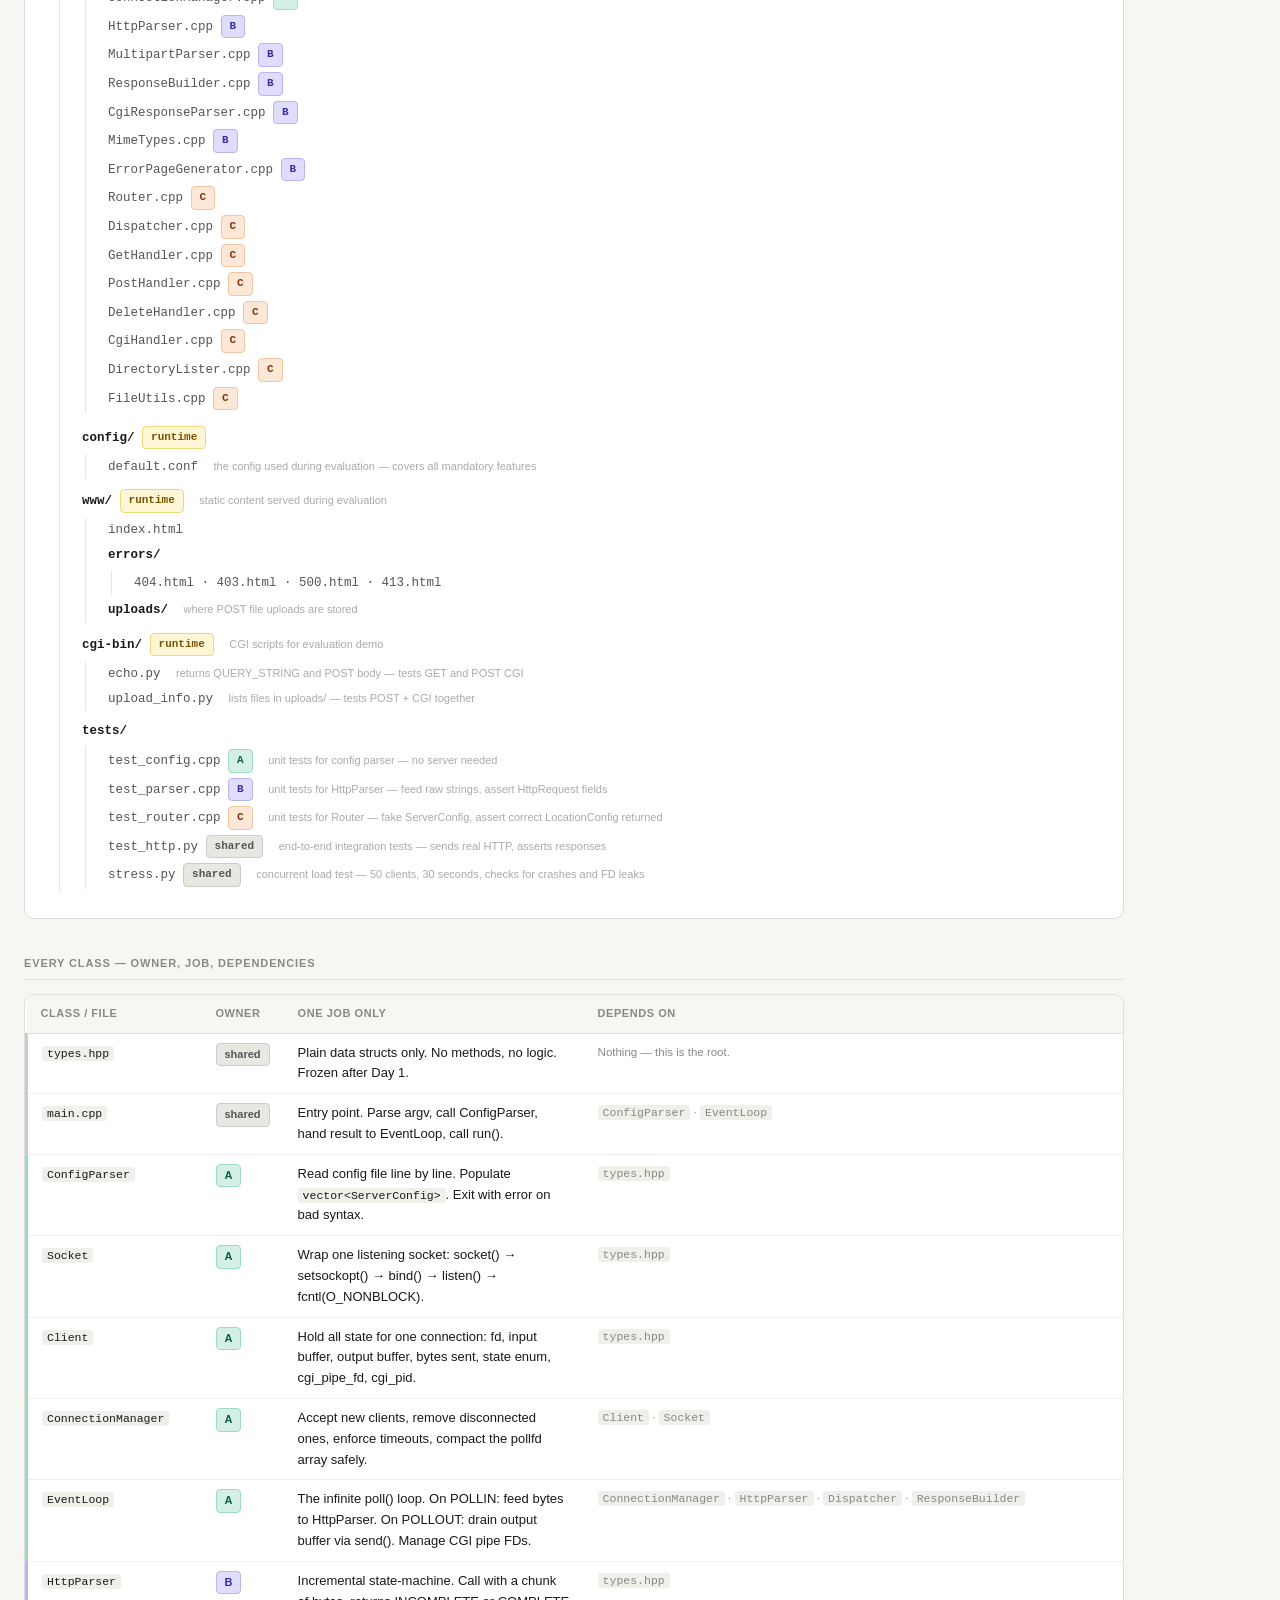
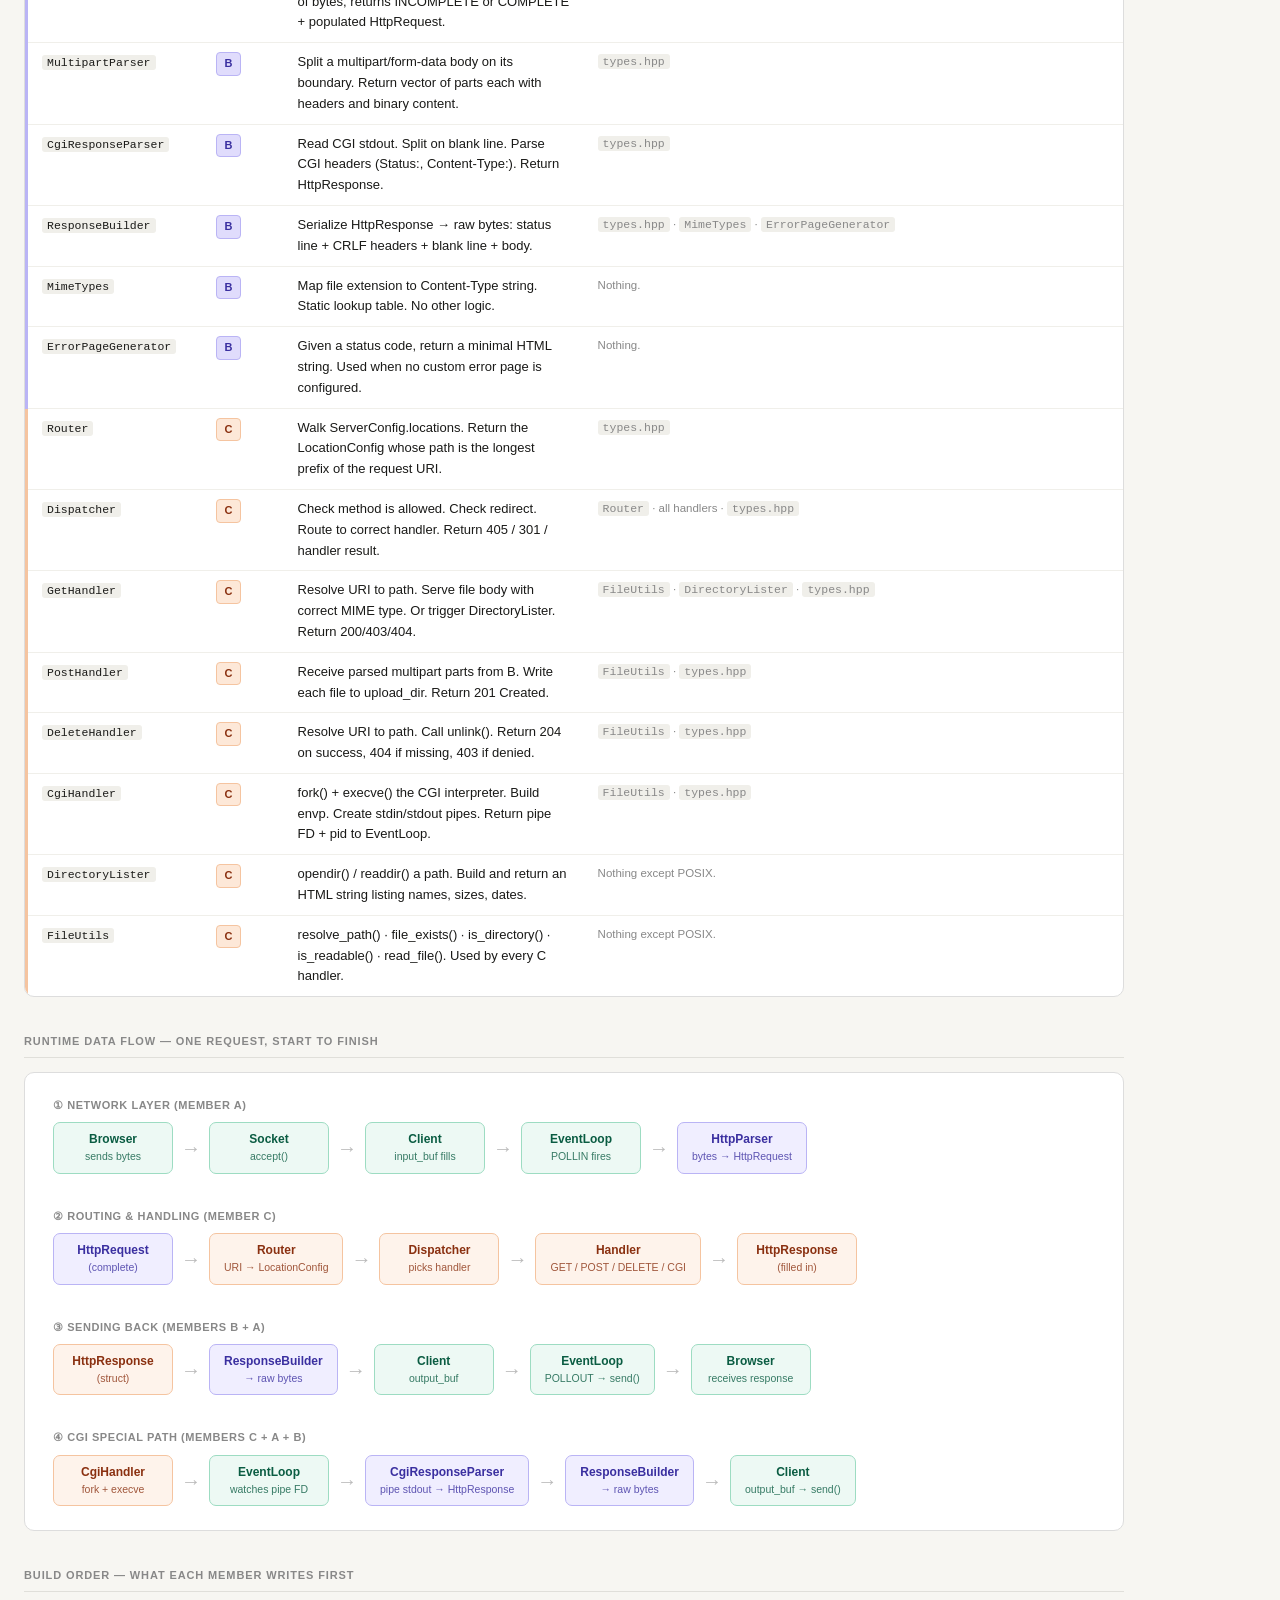
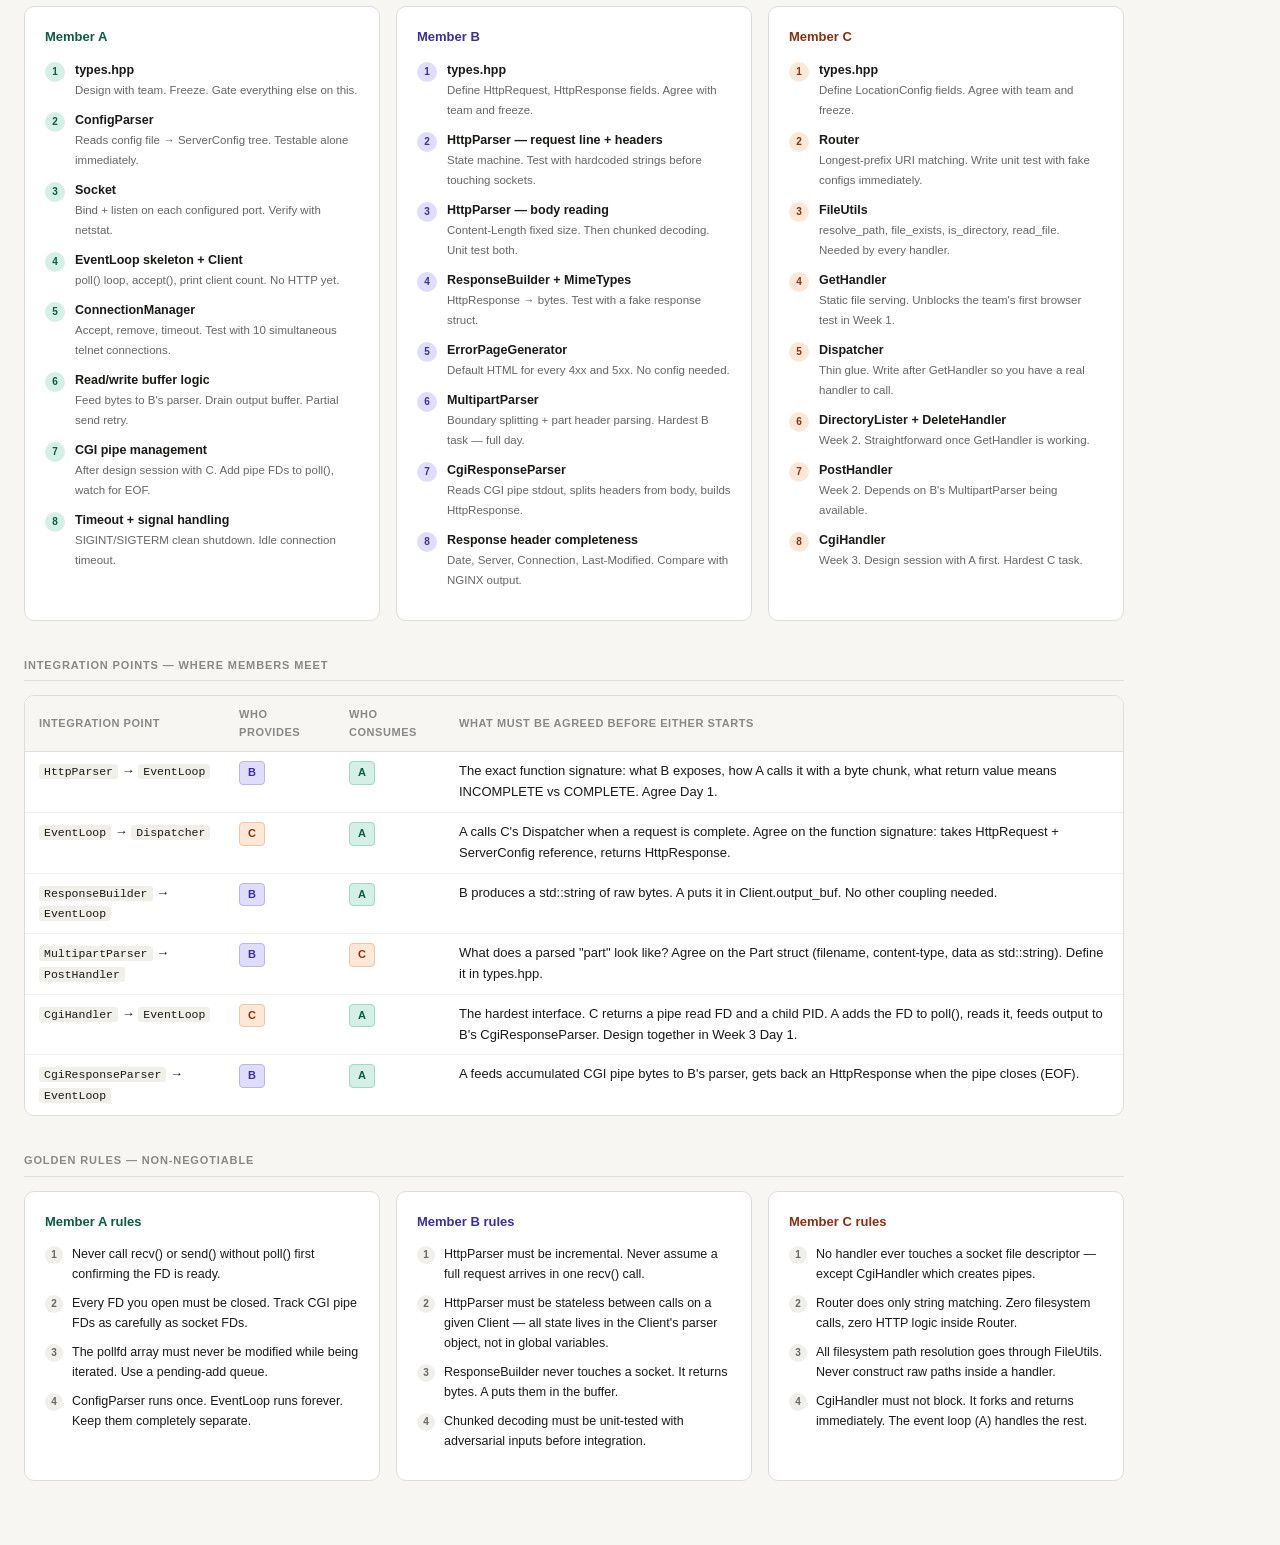
<file: mdFiles/Project structure.html>
<!DOCTYPE html>
<html lang="en">
<head>
    <meta charset="UTF-8">
    <meta name="viewport" content="width=device-width, initial-scale=1.0">
    <title>Webserv — Full Project Structure</title>
    <style>
        *, *::before, *::after { box-sizing: border-box; margin: 0; padding: 0; }

        body {
            font-family: -apple-system, BlinkMacSystemFont, "Segoe UI", sans-serif;
            background: #f7f6f2;
            color: #1a1a18;
            padding: 32px 24px 64px;
            font-size: 14px;
            line-height: 1.6;
        }

        h1 { font-size: 22px; font-weight: 700; margin-bottom: 4px; }
        .subtitle { color: #6b6a64; font-size: 13px; margin-bottom: 32px; }

        /* ── SECTION TITLES ── */
        .section-title {
            font-size: 11px;
            font-weight: 700;
            text-transform: uppercase;
            letter-spacing: .08em;
            color: #888;
            margin: 36px 0 14px;
            padding-bottom: 6px;
            border-bottom: 1px solid #e0dfda;
            max-width: 1100px;
        }

        /* ── MEMBER BADGE ── */
        .badge {
            display: inline-flex;
            align-items: center;
            gap: 5px;
            font-size: 11px;
            font-weight: 700;
            border-radius: 4px;
            padding: 2px 8px;
            white-space: nowrap;
            vertical-align: middle;
        }
        .ba { background:#D4F0E6; color:#0A5C42; border:1px solid #9DDCC2; }
        .bb { background:#E0DCFC; color:#3A2FA0; border:1px solid #BAB4F5; }
        .bc { background:#FDE8D8; color:#8A3010; border:1px solid #F5C4A0; }
        .bs { background:#E8E7E2; color:#555;    border:1px solid #CCC; }
        .br { background:#FFF6D6; color:#7A5200; border:1px solid #F0D878; }

        /* ── MEMBER HEADER CARDS ── */
        .member-cards {
            display: grid;
            grid-template-columns: repeat(3, 1fr);
            gap: 16px;
            max-width: 1100px;
        }
        .member-card {
            border-radius: 10px;
            padding: 18px 20px;
            border: 1.5px solid;
        }
        .member-card.A { background:#EDF9F4; border-color:#9DDCC2; }
        .member-card.B { background:#F0EEFF; border-color:#BAB4F5; }
        .member-card.C { background:#FEF3EB; border-color:#F5C4A0; }
        .member-card h2 { font-size:15px; font-weight:700; margin-bottom:6px; }
        .member-card.A h2 { color:#0A5C42; }
        .member-card.B h2 { color:#3A2FA0; }
        .member-card.C h2 { color:#8A3010; }
        .member-card p  { font-size:12.5px; color:#555; margin-bottom:10px; }
        .member-card ul { list-style:none; font-size:12.5px; }
        .member-card li { padding: 2px 0; color:#333; }
        .member-card li::before { content:"→ "; color:#aaa; }

        /* ── DIRECTORY TREE ── */
        .tree-wrap { max-width: 1100px; background:#fff; border:1px solid #ddd; border-radius:10px; padding:24px 28px; }
        .tree { font-family: "SF Mono","Fira Mono",monospace; font-size:12.5px; }
        .tree ul { list-style:none; padding-left:22px; border-left:1.5px solid #e8e7e2; margin-left:3px; }
        .tree > ul { padding-left:0; border-left:none; }
        .tree li { padding: 2.5px 0; }
        .tree .dir  { font-weight:700; color:#1a1a18; }
        .tree .file { color:#555; }
        .tree .note { font-size:11px; color:#aaa; margin-left:8px; font-family: -apple-system, sans-serif; }

        /* ── CLASSES TABLE ── */
        .table-wrap { max-width:1100px; background:#fff; border:1px solid #ddd; border-radius:10px; overflow:hidden; }
        table { width:100%; border-collapse:collapse; font-size:13px; }
        thead tr { background:#f7f6f2; }
        th {
            text-align:left; font-size:11px; font-weight:700;
            text-transform:uppercase; letter-spacing:.05em;
            color:#888; padding:10px 14px;
            border-bottom:1.5px solid #e0dfda;
        }
        td { padding:9px 14px; border-bottom:1px solid #f0efea; vertical-align:top; }
        tr:last-child td { border-bottom:none; }
        td code {
            font-family:"SF Mono","Fira Mono",monospace;
            font-size:11.5px; background:#f0efea;
            border-radius:3px; padding:1px 5px;
        }
        .row-a { border-left: 3px solid #9DDCC2; }
        .row-b { border-left: 3px solid #BAB4F5; }
        .row-c { border-left: 3px solid #F5C4A0; }
        .row-s { border-left: 3px solid #CCC; }
        .dep { font-size:11.5px; color:#888; }

        /* ── FLOW DIAGRAM ── */
        .flow-wrap { max-width:1100px; background:#fff; border:1px solid #ddd; border-radius:10px; padding:24px 28px; }
        .flow-row { display:flex; align-items:center; gap:0; flex-wrap:wrap; row-gap:12px; margin-bottom: 16px; }
        .flow-row:last-child { margin-bottom:0; }
        .fbox {
            border-radius:7px; padding:9px 14px;
            font-size:12px; font-weight:600;
            text-align:center; min-width:120px;
            line-height:1.3;
        }
        .fbox small { display:block; font-weight:400; font-size:10.5px; margin-top:2px; opacity:.8; }
        .farr { padding:0 8px; color:#bbb; font-size:20px; line-height:1; flex-shrink:0; }
        .fa { background:#EDF9F4; color:#0A5C42; border:1px solid #9DDCC2; }
        .fb { background:#F0EEFF; color:#3A2FA0; border:1px solid #BAB4F5; }
        .fc { background:#FEF3EB; color:#8A3010; border:1px solid #F5C4A0; }
        .fs { background:#E8E7E2; color:#3d3d3a; border:1px solid #CCC; }
        .flow-label { font-size:11px; color:#888; font-weight:600; text-transform:uppercase; letter-spacing:.05em; margin-bottom:8px; }

        /* ── BUILD ORDER ── */
        .build-wrap { max-width:1100px; display:grid; grid-template-columns: repeat(3,1fr); gap:16px; }
        .build-card { background:#fff; border:1px solid #ddd; border-radius:10px; padding:20px; }
        .build-card h3 { font-size:13px; font-weight:700; margin-bottom:12px; }
        .build-card.A h3 { color:#0A5C42; }
        .build-card.B h3 { color:#3A2FA0; }
        .build-card.C h3 { color:#8A3010; }
        .step { display:flex; gap:10px; margin-bottom:10px; align-items:flex-start; font-size:12.5px; }
        .step-n {
            min-width:20px; height:20px; border-radius:50%;
            font-size:10px; font-weight:700;
            display:flex; align-items:center; justify-content:center; flex-shrink:0; margin-top:2px;
        }
        .A .step-n { background:#D4F0E6; color:#0A5C42; }
        .B .step-n { background:#E0DCFC; color:#3A2FA0; }
        .C .step-n { background:#FDE8D8; color:#8A3010; }
        .step-body strong { display:block; color:#1a1a18; }
        .step-body span   { color:#666; font-size:11.5px; }

        /* ── INTERFACE TABLE ── */
        .iface-wrap { max-width:1100px; background:#fff; border:1px solid #ddd; border-radius:10px; overflow:hidden; }

        /* ── RULES ── */
        .rules-wrap { max-width:1100px; display:grid; grid-template-columns: repeat(3,1fr); gap:16px; }
        .rules-card { background:#fff; border:1px solid #ddd; border-radius:10px; padding:20px; }
        .rule { display:flex; gap:9px; margin-bottom:9px; font-size:12.5px; align-items:flex-start; }
        .rule-n {
            min-width:18px; height:18px; border-radius:50%; background:#f0efea; color:#666;
            font-size:10px; font-weight:700; display:flex; align-items:center; justify-content:center;
            flex-shrink:0; margin-top:2px;
        }

        @media (max-width: 800px) {
            .member-cards, .build-wrap, .rules-wrap { grid-template-columns: 1fr; }
        }
        @media (prefers-color-scheme: dark) {
            body { background:#1a1a18; color:#e0ddd5; }
            .member-card.A { background:#0d2e22; border-color:#1D6E50; }
            .member-card.B { background:#17144a; border-color:#4A44B0; }
            .member-card.C { background:#2e1508; border-color:#9A4520; }
            .member-card p  { color:#a0a09a; }
            .member-card li { color:#c0bfb9; }
            .tree-wrap, .table-wrap, .flow-wrap, .build-card, .rules-card, .iface-wrap { background:#242422; border-color:#3a3a38; }
            .tree .dir  { color:#e0ddd5; }
            .tree .file { color:#a0a09a; }
            .tree ul    { border-color:#3a3a38; }
            thead tr    { background:#2e2e2c; }
            td          { border-color:#2e2e2c; }
            th          { border-color:#3a3a38; color:#666; }
            td code     { background:#2e2e2c; color:#c0bfb9; }
            .step-body strong { color:#e0ddd5; }
            .step-body span   { color:#888; }
            .rule-n     { background:#2e2e2c; }
            .section-title { border-color:#3a3a38; }
        }
    </style>
</head>
<body>

<h1>Webserv — Complete Project Structure</h1>
<p class="subtitle">All three members · One file per class · Clear ownership boundaries · No shared mutable state</p>

<!-- ══════════════════════════════════════════════════
     MEMBER OVERVIEW
══════════════════════════════════════════════════ -->
<div class="section-title">Member Overview</div>
<div class="member-cards">

    <div class="member-card A">
        <h2>Member A — Network &amp; Foundation</h2>
        <p>Owns everything that touches a file descriptor. The rest of the team builds against the interfaces A defines.</p>
        <ul>
            <li>Config file parsing</li>
            <li>Socket bind / listen / accept</li>
            <li>poll() event loop</li>
            <li>Client lifecycle management</li>
            <li>Non-blocking read / write buffers</li>
            <li>CGI pipe management in event loop</li>
            <li>Connection timeout enforcement</li>
            <li>Signal handling (SIGINT, SIGTERM)</li>
        </ul>
    </div>

    <div class="member-card B">
        <h2>Member B — HTTP &amp; Response</h2>
        <p>Owns everything between raw bytes and clean structs — in both directions.</p>
        <ul>
            <li>HTTP request line parser</li>
            <li>Header parsing (case-insensitive map)</li>
            <li>Body reading (Content-Length + chunked)</li>
            <li>Multipart/form-data parser</li>
            <li>HTTP response serializer</li>
            <li>MIME type table</li>
            <li>Default error page generator</li>
            <li>CGI response header parser</li>
        </ul>
    </div>

    <div class="member-card C">
        <h2>Member C — Router &amp; Handlers</h2>
        <p>Owns everything between a parsed request and a filled response. Never touches sockets directly.</p>
        <ul>
            <li>URI → LocationConfig matching (Router)</li>
            <li>Method → Handler dispatching (Dispatcher)</li>
            <li>Static file serving (GetHandler)</li>
            <li>File upload storage (PostHandler)</li>
            <li>File deletion (DeleteHandler)</li>
            <li>CGI fork / execve / env setup (CgiHandler)</li>
            <li>Directory listing HTML (DirectoryLister)</li>
            <li>Filesystem helpers (FileUtils)</li>
        </ul>
    </div>

</div>

<!-- ══════════════════════════════════════════════════
     DIRECTORY TREE
══════════════════════════════════════════════════ -->
<div class="section-title">Directory Layout</div>
<div class="tree-wrap">
    <div style="display:flex;gap:10px;flex-wrap:wrap;margin-bottom:18px;">
        <span class="badge ba">A — networking</span>
        <span class="badge bb">B — HTTP parsing</span>
        <span class="badge bc">C — routing &amp; handlers</span>
        <span class="badge bs">shared — all three agree</span>
        <span class="badge br">runtime — not compiled</span>
    </div>
    <div class="tree">
        <ul>
            <li><span class="dir">webserv/</span></li>
            <li><ul>

                <li><span class="file">Makefile</span> <span class="badge bs">shared</span>
                    <span class="note">NAME · all · clean · fclean · re · compiles with -Wall -Wextra -Werror -std=c++98</span></li>
                <li><span class="file">README.md</span> <span class="badge bs">shared</span>
                    <span class="note">required by subject — description, instructions, resources, AI usage</span></li>
                <li style="height:8px;"></li>

                <!-- INCLUDE -->
                <li><span class="dir">include/</span></li>
                <li><ul>

                    <li><span class="file">types.hpp</span> <span class="badge bs">shared — FROZEN DAY 1</span>
                        <span class="note">ServerConfig · LocationConfig · HttpRequest · HttpResponse · Client · enums — agreed by all, no solo edits</span></li>

                    <li style="height:6px;"></li>
                    <li><span class="note" style="margin-left:0;font-size:11.5px;color:#888;">── Member A ──────────────────────────────</span></li>
                    <li><span class="file">ConfigParser.hpp</span> <span class="badge ba">A</span>
                        <span class="note">reads config file → populates vector&lt;ServerConfig&gt;</span></li>
                    <li><span class="file">Socket.hpp</span> <span class="badge ba">A</span>
                        <span class="note">wraps socket() bind() listen() accept() with error handling</span></li>
                    <li><span class="file">EventLoop.hpp</span> <span class="badge ba">A</span>
                        <span class="note">the poll() loop — manages pollfd array, drives all I/O</span></li>
                    <li><span class="file">Client.hpp</span> <span class="badge ba">A</span>
                        <span class="note">per-connection state — buffers, state enum, cgi tracking</span></li>
                    <li><span class="file">ConnectionManager.hpp</span> <span class="badge ba">A</span>
                        <span class="note">accept / remove / timeout clients, compact pollfd array</span></li>

                    <li style="height:6px;"></li>
                    <li><span class="note" style="margin-left:0;font-size:11.5px;color:#888;">── Member B ──────────────────────────────</span></li>
                    <li><span class="file">HttpParser.hpp</span> <span class="badge bb">B</span>
                        <span class="note">incremental state-machine parser — call with chunk, returns INCOMPLETE or COMPLETE</span></li>
                    <li><span class="file">MultipartParser.hpp</span> <span class="badge bb">B</span>
                        <span class="note">parses multipart/form-data bodies into named parts with binary content</span></li>
                    <li><span class="file">ResponseBuilder.hpp</span> <span class="badge bb">B</span>
                        <span class="note">HttpResponse → raw bytes (status line + headers + body)</span></li>
                    <li><span class="file">CgiResponseParser.hpp</span> <span class="badge bb">B</span>
                        <span class="note">parses CGI stdout — splits CGI headers from body, reads Status: header</span></li>
                    <li><span class="file">MimeTypes.hpp</span> <span class="badge bb">B</span>
                        <span class="note">file extension → Content-Type string lookup table</span></li>
                    <li><span class="file">ErrorPageGenerator.hpp</span> <span class="badge bb">B</span>
                        <span class="note">generates default HTML error pages when no custom page is configured</span></li>

                    <li style="height:6px;"></li>
                    <li><span class="note" style="margin-left:0;font-size:11.5px;color:#888;">── Member C ──────────────────────────────</span></li>
                    <li><span class="file">Router.hpp</span> <span class="badge bc">C</span>
                        <span class="note">URI → best-matching LocationConfig using longest-prefix match</span></li>
                    <li><span class="file">Dispatcher.hpp</span> <span class="badge bc">C</span>
                        <span class="note">method + LocationConfig → calls correct handler → returns HttpResponse</span></li>
                    <li><span class="file">GetHandler.hpp</span> <span class="badge bc">C</span>
                        <span class="note">serves static files and directory listings</span></li>
                    <li><span class="file">PostHandler.hpp</span> <span class="badge bc">C</span>
                        <span class="note">stores uploaded file parts to upload_dir</span></li>
                    <li><span class="file">DeleteHandler.hpp</span> <span class="badge bc">C</span>
                        <span class="note">removes file at resolved path, correct 204/403/404</span></li>
                    <li><span class="file">CgiHandler.hpp</span> <span class="badge bc">C</span>
                        <span class="note">fork + execve + env vars + pipe FDs returned to event loop</span></li>
                    <li><span class="file">DirectoryLister.hpp</span> <span class="badge bc">C</span>
                        <span class="note">opendir/readdir → HTML page with file list</span></li>
                    <li><span class="file">FileUtils.hpp</span> <span class="badge bc">C</span>
                        <span class="note">resolve path · stat · read file · check permissions — used by all C handlers</span></li>

                </ul></li>
                <li style="height:8px;"></li>

                <!-- SRC -->
                <li><span class="dir">src/</span></li>
                <li><ul>
                    <li><span class="file">main.cpp</span> <span class="badge bs">shared</span>
                        <span class="note">parse args → ConfigParser → EventLoop.run() — 20 lines max</span></li>
                    <li><span class="file">ConfigParser.cpp</span> <span class="badge ba">A</span></li>
                    <li><span class="file">Socket.cpp</span> <span class="badge ba">A</span></li>
                    <li><span class="file">EventLoop.cpp</span> <span class="badge ba">A</span></li>
                    <li><span class="file">Client.cpp</span> <span class="badge ba">A</span></li>
                    <li><span class="file">ConnectionManager.cpp</span> <span class="badge ba">A</span></li>
                    <li><span class="file">HttpParser.cpp</span> <span class="badge bb">B</span></li>
                    <li><span class="file">MultipartParser.cpp</span> <span class="badge bb">B</span></li>
                    <li><span class="file">ResponseBuilder.cpp</span> <span class="badge bb">B</span></li>
                    <li><span class="file">CgiResponseParser.cpp</span> <span class="badge bb">B</span></li>
                    <li><span class="file">MimeTypes.cpp</span> <span class="badge bb">B</span></li>
                    <li><span class="file">ErrorPageGenerator.cpp</span> <span class="badge bb">B</span></li>
                    <li><span class="file">Router.cpp</span> <span class="badge bc">C</span></li>
                    <li><span class="file">Dispatcher.cpp</span> <span class="badge bc">C</span></li>
                    <li><span class="file">GetHandler.cpp</span> <span class="badge bc">C</span></li>
                    <li><span class="file">PostHandler.cpp</span> <span class="badge bc">C</span></li>
                    <li><span class="file">DeleteHandler.cpp</span> <span class="badge bc">C</span></li>
                    <li><span class="file">CgiHandler.cpp</span> <span class="badge bc">C</span></li>
                    <li><span class="file">DirectoryLister.cpp</span> <span class="badge bc">C</span></li>
                    <li><span class="file">FileUtils.cpp</span> <span class="badge bc">C</span></li>
                </ul></li>
                <li style="height:8px;"></li>

                <!-- RUNTIME FOLDERS -->
                <li><span class="dir">config/</span> <span class="badge br">runtime</span></li>
                <li><ul>
                    <li><span class="file">default.conf</span>
                        <span class="note">the config used during evaluation — covers all mandatory features</span></li>
                </ul></li>
                <li style="height:4px;"></li>

                <li><span class="dir">www/</span> <span class="badge br">runtime</span>
                    <span class="note">static content served during evaluation</span></li>
                <li><ul>
                    <li><span class="file">index.html</span></li>
                    <li><span class="dir">errors/</span></li>
                    <li><ul>
                        <li><span class="file">404.html · 403.html · 500.html · 413.html</span></li>
                    </ul></li>
                    <li><span class="dir">uploads/</span>
                        <span class="note">where POST file uploads are stored</span></li>
                </ul></li>
                <li style="height:4px;"></li>

                <li><span class="dir">cgi-bin/</span> <span class="badge br">runtime</span>
                    <span class="note">CGI scripts for evaluation demo</span></li>
                <li><ul>
                    <li><span class="file">echo.py</span>
                        <span class="note">returns QUERY_STRING and POST body — tests GET and POST CGI</span></li>
                    <li><span class="file">upload_info.py</span>
                        <span class="note">lists files in uploads/ — tests POST + CGI together</span></li>
                </ul></li>
                <li style="height:4px;"></li>

                <li><span class="dir">tests/</span></li>
                <li><ul>
                    <li><span class="file">test_config.cpp</span> <span class="badge ba">A</span>
                        <span class="note">unit tests for config parser — no server needed</span></li>
                    <li><span class="file">test_parser.cpp</span> <span class="badge bb">B</span>
                        <span class="note">unit tests for HttpParser — feed raw strings, assert HttpRequest fields</span></li>
                    <li><span class="file">test_router.cpp</span> <span class="badge bc">C</span>
                        <span class="note">unit tests for Router — fake ServerConfig, assert correct LocationConfig returned</span></li>
                    <li><span class="file">test_http.py</span> <span class="badge bs">shared</span>
                        <span class="note">end-to-end integration tests — sends real HTTP, asserts responses</span></li>
                    <li><span class="file">stress.py</span> <span class="badge bs">shared</span>
                        <span class="note">concurrent load test — 50 clients, 30 seconds, checks for crashes and FD leaks</span></li>
                </ul></li>

            </ul></li>
        </ul>
    </div>
</div>

<!-- ══════════════════════════════════════════════════
     COMPLETE CLASS TABLE
══════════════════════════════════════════════════ -->
<div class="section-title">Every Class — Owner, Job, Dependencies</div>
<div class="table-wrap">
    <table>
        <thead>
        <tr>
            <th style="width:175px;">Class / File</th>
            <th style="width:72px;">Owner</th>
            <th style="width:300px;">One job only</th>
            <th>Depends on</th>
        </tr>
        </thead>
        <tbody>
        <!-- SHARED -->
        <tr class="row-s">
            <td><code>types.hpp</code></td>
            <td><span class="badge bs">shared</span></td>
            <td>Plain data structs only. No methods, no logic. Frozen after Day 1.</td>
            <td class="dep">Nothing — this is the root.</td>
        </tr>
        <tr class="row-s">
            <td><code>main.cpp</code></td>
            <td><span class="badge bs">shared</span></td>
            <td>Entry point. Parse argv, call ConfigParser, hand result to EventLoop, call run().</td>
            <td class="dep"><code>ConfigParser</code> · <code>EventLoop</code></td>
        </tr>

        <!-- MEMBER A -->
        <tr class="row-a">
            <td><code>ConfigParser</code></td>
            <td><span class="badge ba">A</span></td>
            <td>Read config file line by line. Populate <code>vector&lt;ServerConfig&gt;</code>. Exit with error on bad syntax.</td>
            <td class="dep"><code>types.hpp</code></td>
        </tr>
        <tr class="row-a">
            <td><code>Socket</code></td>
            <td><span class="badge ba">A</span></td>
            <td>Wrap one listening socket: socket() → setsockopt() → bind() → listen() → fcntl(O_NONBLOCK).</td>
            <td class="dep"><code>types.hpp</code></td>
        </tr>
        <tr class="row-a">
            <td><code>Client</code></td>
            <td><span class="badge ba">A</span></td>
            <td>Hold all state for one connection: fd, input buffer, output buffer, bytes sent, state enum, cgi_pipe_fd, cgi_pid.</td>
            <td class="dep"><code>types.hpp</code></td>
        </tr>
        <tr class="row-a">
            <td><code>ConnectionManager</code></td>
            <td><span class="badge ba">A</span></td>
            <td>Accept new clients, remove disconnected ones, enforce timeouts, compact the pollfd array safely.</td>
            <td class="dep"><code>Client</code> · <code>Socket</code></td>
        </tr>
        <tr class="row-a">
            <td><code>EventLoop</code></td>
            <td><span class="badge ba">A</span></td>
            <td>The infinite poll() loop. On POLLIN: feed bytes to HttpParser. On POLLOUT: drain output buffer via send(). Manage CGI pipe FDs.</td>
            <td class="dep"><code>ConnectionManager</code> · <code>HttpParser</code> · <code>Dispatcher</code> · <code>ResponseBuilder</code></td>
        </tr>

        <!-- MEMBER B -->
        <tr class="row-b">
            <td><code>HttpParser</code></td>
            <td><span class="badge bb">B</span></td>
            <td>Incremental state-machine. Call with a chunk of bytes, returns INCOMPLETE or COMPLETE + populated HttpRequest.</td>
            <td class="dep"><code>types.hpp</code></td>
        </tr>
        <tr class="row-b">
            <td><code>MultipartParser</code></td>
            <td><span class="badge bb">B</span></td>
            <td>Split a multipart/form-data body on its boundary. Return vector of parts each with headers and binary content.</td>
            <td class="dep"><code>types.hpp</code></td>
        </tr>
        <tr class="row-b">
            <td><code>CgiResponseParser</code></td>
            <td><span class="badge bb">B</span></td>
            <td>Read CGI stdout. Split on blank line. Parse CGI headers (Status:, Content-Type:). Return HttpResponse.</td>
            <td class="dep"><code>types.hpp</code></td>
        </tr>
        <tr class="row-b">
            <td><code>ResponseBuilder</code></td>
            <td><span class="badge bb">B</span></td>
            <td>Serialize HttpResponse → raw bytes: status line + CRLF headers + blank line + body.</td>
            <td class="dep"><code>types.hpp</code> · <code>MimeTypes</code> · <code>ErrorPageGenerator</code></td>
        </tr>
        <tr class="row-b">
            <td><code>MimeTypes</code></td>
            <td><span class="badge bb">B</span></td>
            <td>Map file extension to Content-Type string. Static lookup table. No other logic.</td>
            <td class="dep">Nothing.</td>
        </tr>
        <tr class="row-b">
            <td><code>ErrorPageGenerator</code></td>
            <td><span class="badge bb">B</span></td>
            <td>Given a status code, return a minimal HTML string. Used when no custom error page is configured.</td>
            <td class="dep">Nothing.</td>
        </tr>

        <!-- MEMBER C -->
        <tr class="row-c">
            <td><code>Router</code></td>
            <td><span class="badge bc">C</span></td>
            <td>Walk ServerConfig.locations. Return the LocationConfig whose path is the longest prefix of the request URI.</td>
            <td class="dep"><code>types.hpp</code></td>
        </tr>
        <tr class="row-c">
            <td><code>Dispatcher</code></td>
            <td><span class="badge bc">C</span></td>
            <td>Check method is allowed. Check redirect. Route to correct handler. Return 405 / 301 / handler result.</td>
            <td class="dep"><code>Router</code> · all handlers · <code>types.hpp</code></td>
        </tr>
        <tr class="row-c">
            <td><code>GetHandler</code></td>
            <td><span class="badge bc">C</span></td>
            <td>Resolve URI to path. Serve file body with correct MIME type. Or trigger DirectoryLister. Return 200/403/404.</td>
            <td class="dep"><code>FileUtils</code> · <code>DirectoryLister</code> · <code>types.hpp</code></td>
        </tr>
        <tr class="row-c">
            <td><code>PostHandler</code></td>
            <td><span class="badge bc">C</span></td>
            <td>Receive parsed multipart parts from B. Write each file to upload_dir. Return 201 Created.</td>
            <td class="dep"><code>FileUtils</code> · <code>types.hpp</code></td>
        </tr>
        <tr class="row-c">
            <td><code>DeleteHandler</code></td>
            <td><span class="badge bc">C</span></td>
            <td>Resolve URI to path. Call unlink(). Return 204 on success, 404 if missing, 403 if denied.</td>
            <td class="dep"><code>FileUtils</code> · <code>types.hpp</code></td>
        </tr>
        <tr class="row-c">
            <td><code>CgiHandler</code></td>
            <td><span class="badge bc">C</span></td>
            <td>fork() + execve() the CGI interpreter. Build envp. Create stdin/stdout pipes. Return pipe FD + pid to EventLoop.</td>
            <td class="dep"><code>FileUtils</code> · <code>types.hpp</code></td>
        </tr>
        <tr class="row-c">
            <td><code>DirectoryLister</code></td>
            <td><span class="badge bc">C</span></td>
            <td>opendir() / readdir() a path. Build and return an HTML string listing names, sizes, dates.</td>
            <td class="dep">Nothing except POSIX.</td>
        </tr>
        <tr class="row-c">
            <td><code>FileUtils</code></td>
            <td><span class="badge bc">C</span></td>
            <td>resolve_path() · file_exists() · is_directory() · is_readable() · read_file(). Used by every C handler.</td>
            <td class="dep">Nothing except POSIX.</td>
        </tr>
        </tbody>
    </table>
</div>

<!-- ══════════════════════════════════════════════════
     RUNTIME DATA FLOW
══════════════════════════════════════════════════ -->
<div class="section-title">Runtime Data Flow — One Request, Start to Finish</div>
<div class="flow-wrap">

    <div class="flow-label">① Network layer (Member A)</div>
    <div class="flow-row">
        <div class="fbox fa">Browser<br><small>sends bytes</small></div>
        <div class="farr">→</div>
        <div class="fbox fa">Socket<small>accept()</small></div>
        <div class="farr">→</div>
        <div class="fbox fa">Client<small>input_buf fills</small></div>
        <div class="farr">→</div>
        <div class="fbox fa">EventLoop<small>POLLIN fires</small></div>
        <div class="farr">→</div>
        <div class="fbox fb">HttpParser<small>bytes → HttpRequest</small></div>
    </div>

    <div style="height:18px;"></div>
    <div class="flow-label">② Routing &amp; handling (Member C)</div>
    <div class="flow-row">
        <div class="fbox fb">HttpRequest<small>(complete)</small></div>
        <div class="farr">→</div>
        <div class="fbox fc">Router<small>URI → LocationConfig</small></div>
        <div class="farr">→</div>
        <div class="fbox fc">Dispatcher<small>picks handler</small></div>
        <div class="farr">→</div>
        <div class="fbox fc">Handler<small>GET / POST / DELETE / CGI</small></div>
        <div class="farr">→</div>
        <div class="fbox fc">HttpResponse<small>(filled in)</small></div>
    </div>

    <div style="height:18px;"></div>
    <div class="flow-label">③ Sending back (Members B + A)</div>
    <div class="flow-row">
        <div class="fbox fc">HttpResponse<small>(struct)</small></div>
        <div class="farr">→</div>
        <div class="fbox fb">ResponseBuilder<small>→ raw bytes</small></div>
        <div class="farr">→</div>
        <div class="fbox fa">Client<small>output_buf</small></div>
        <div class="farr">→</div>
        <div class="fbox fa">EventLoop<small>POLLOUT → send()</small></div>
        <div class="farr">→</div>
        <div class="fbox fa">Browser<small>receives response</small></div>
    </div>

    <div style="height:18px;"></div>
    <div class="flow-label">④ CGI special path (Members C + A + B)</div>
    <div class="flow-row">
        <div class="fbox fc">CgiHandler<small>fork + execve</small></div>
        <div class="farr">→</div>
        <div class="fbox fa">EventLoop<small>watches pipe FD</small></div>
        <div class="farr">→</div>
        <div class="fbox fb">CgiResponseParser<small>pipe stdout → HttpResponse</small></div>
        <div class="farr">→</div>
        <div class="fbox fb">ResponseBuilder<small>→ raw bytes</small></div>
        <div class="farr">→</div>
        <div class="fbox fa">Client<small>output_buf → send()</small></div>
    </div>

</div>

<!-- ══════════════════════════════════════════════════
     BUILD ORDER PER MEMBER
══════════════════════════════════════════════════ -->
<div class="section-title">Build Order — What Each Member Writes First</div>
<div class="build-wrap">

    <div class="build-card A">
        <h3>Member A</h3>
        <div class="step"><div class="step-n">1</div><div class="step-body"><strong>types.hpp</strong><span>Design with team. Freeze. Gate everything else on this.</span></div></div>
        <div class="step"><div class="step-n">2</div><div class="step-body"><strong>ConfigParser</strong><span>Reads config file → ServerConfig tree. Testable alone immediately.</span></div></div>
        <div class="step"><div class="step-n">3</div><div class="step-body"><strong>Socket</strong><span>Bind + listen on each configured port. Verify with netstat.</span></div></div>
        <div class="step"><div class="step-n">4</div><div class="step-body"><strong>EventLoop skeleton + Client</strong><span>poll() loop, accept(), print client count. No HTTP yet.</span></div></div>
        <div class="step"><div class="step-n">5</div><div class="step-body"><strong>ConnectionManager</strong><span>Accept, remove, timeout. Test with 10 simultaneous telnet connections.</span></div></div>
        <div class="step"><div class="step-n">6</div><div class="step-body"><strong>Read/write buffer logic</strong><span>Feed bytes to B's parser. Drain output buffer. Partial send retry.</span></div></div>
        <div class="step"><div class="step-n">7</div><div class="step-body"><strong>CGI pipe management</strong><span>After design session with C. Add pipe FDs to poll(), watch for EOF.</span></div></div>
        <div class="step"><div class="step-n">8</div><div class="step-body"><strong>Timeout + signal handling</strong><span>SIGINT/SIGTERM clean shutdown. Idle connection timeout.</span></div></div>
    </div>

    <div class="build-card B">
        <h3>Member B</h3>
        <div class="step"><div class="step-n">1</div><div class="step-body"><strong>types.hpp</strong><span>Define HttpRequest, HttpResponse fields. Agree with team and freeze.</span></div></div>
        <div class="step"><div class="step-n">2</div><div class="step-body"><strong>HttpParser — request line + headers</strong><span>State machine. Test with hardcoded strings before touching sockets.</span></div></div>
        <div class="step"><div class="step-n">3</div><div class="step-body"><strong>HttpParser — body reading</strong><span>Content-Length fixed size. Then chunked decoding. Unit test both.</span></div></div>
        <div class="step"><div class="step-n">4</div><div class="step-body"><strong>ResponseBuilder + MimeTypes</strong><span>HttpResponse → bytes. Test with a fake response struct.</span></div></div>
        <div class="step"><div class="step-n">5</div><div class="step-body"><strong>ErrorPageGenerator</strong><span>Default HTML for every 4xx and 5xx. No config needed.</span></div></div>
        <div class="step"><div class="step-n">6</div><div class="step-body"><strong>MultipartParser</strong><span>Boundary splitting + part header parsing. Hardest B task — full day.</span></div></div>
        <div class="step"><div class="step-n">7</div><div class="step-body"><strong>CgiResponseParser</strong><span>Reads CGI pipe stdout, splits headers from body, builds HttpResponse.</span></div></div>
        <div class="step"><div class="step-n">8</div><div class="step-body"><strong>Response header completeness</strong><span>Date, Server, Connection, Last-Modified. Compare with NGINX output.</span></div></div>
    </div>

    <div class="build-card C">
        <h3>Member C</h3>
        <div class="step"><div class="step-n">1</div><div class="step-body"><strong>types.hpp</strong><span>Define LocationConfig fields. Agree with team and freeze.</span></div></div>
        <div class="step"><div class="step-n">2</div><div class="step-body"><strong>Router</strong><span>Longest-prefix URI matching. Write unit test with fake configs immediately.</span></div></div>
        <div class="step"><div class="step-n">3</div><div class="step-body"><strong>FileUtils</strong><span>resolve_path, file_exists, is_directory, read_file. Needed by every handler.</span></div></div>
        <div class="step"><div class="step-n">4</div><div class="step-body"><strong>GetHandler</strong><span>Static file serving. Unblocks the team's first browser test in Week 1.</span></div></div>
        <div class="step"><div class="step-n">5</div><div class="step-body"><strong>Dispatcher</strong><span>Thin glue. Write after GetHandler so you have a real handler to call.</span></div></div>
        <div class="step"><div class="step-n">6</div><div class="step-body"><strong>DirectoryLister + DeleteHandler</strong><span>Week 2. Straightforward once GetHandler is working.</span></div></div>
        <div class="step"><div class="step-n">7</div><div class="step-body"><strong>PostHandler</strong><span>Week 2. Depends on B's MultipartParser being available.</span></div></div>
        <div class="step"><div class="step-n">8</div><div class="step-body"><strong>CgiHandler</strong><span>Week 3. Design session with A first. Hardest C task.</span></div></div>
    </div>

</div>

<!-- ══════════════════════════════════════════════════
     INTERFACE CONTRACTS
══════════════════════════════════════════════════ -->
<div class="section-title">Integration Points — Where Members Meet</div>
<div class="table-wrap iface-wrap">
    <table>
        <thead>
        <tr>
            <th style="width:200px;">Integration point</th>
            <th style="width:110px;">Who provides</th>
            <th style="width:110px;">Who consumes</th>
            <th>What must be agreed before either starts</th>
        </tr>
        </thead>
        <tbody>
        <tr>
            <td><code>HttpParser</code> → <code>EventLoop</code></td>
            <td><span class="badge bb">B</span></td>
            <td><span class="badge ba">A</span></td>
            <td>The exact function signature: what B exposes, how A calls it with a byte chunk, what return value means INCOMPLETE vs COMPLETE. Agree Day 1.</td>
        </tr>
        <tr>
            <td><code>EventLoop</code> → <code>Dispatcher</code></td>
            <td><span class="badge bc">C</span></td>
            <td><span class="badge ba">A</span></td>
            <td>A calls C's Dispatcher when a request is complete. Agree on the function signature: takes HttpRequest + ServerConfig reference, returns HttpResponse.</td>
        </tr>
        <tr>
            <td><code>ResponseBuilder</code> → <code>EventLoop</code></td>
            <td><span class="badge bb">B</span></td>
            <td><span class="badge ba">A</span></td>
            <td>B produces a std::string of raw bytes. A puts it in Client.output_buf. No other coupling needed.</td>
        </tr>
        <tr>
            <td><code>MultipartParser</code> → <code>PostHandler</code></td>
            <td><span class="badge bb">B</span></td>
            <td><span class="badge bc">C</span></td>
            <td>What does a parsed "part" look like? Agree on the Part struct (filename, content-type, data as std::string). Define it in types.hpp.</td>
        </tr>
        <tr>
            <td><code>CgiHandler</code> → <code>EventLoop</code></td>
            <td><span class="badge bc">C</span></td>
            <td><span class="badge ba">A</span></td>
            <td>The hardest interface. C returns a pipe read FD and a child PID. A adds the FD to poll(), reads it, feeds output to B's CgiResponseParser. Design together in Week 3 Day 1.</td>
        </tr>
        <tr>
            <td><code>CgiResponseParser</code> → <code>EventLoop</code></td>
            <td><span class="badge bb">B</span></td>
            <td><span class="badge ba">A</span></td>
            <td>A feeds accumulated CGI pipe bytes to B's parser, gets back an HttpResponse when the pipe closes (EOF).</td>
        </tr>
        </tbody>
    </table>
</div>

<!-- ══════════════════════════════════════════════════
     GOLDEN RULES
══════════════════════════════════════════════════ -->
<div class="section-title">Golden Rules — Non-Negotiable</div>
<div class="rules-wrap">

    <div class="rules-card">
        <div style="font-size:13px;font-weight:700;margin-bottom:12px;color:#0A5C42;">Member A rules</div>
        <div class="rule"><div class="rule-n">1</div><div>Never call recv() or send() without poll() first confirming the FD is ready.</div></div>
        <div class="rule"><div class="rule-n">2</div><div>Every FD you open must be closed. Track CGI pipe FDs as carefully as socket FDs.</div></div>
        <div class="rule"><div class="rule-n">3</div><div>The pollfd array must never be modified while being iterated. Use a pending-add queue.</div></div>
        <div class="rule"><div class="rule-n">4</div><div>ConfigParser runs once. EventLoop runs forever. Keep them completely separate.</div></div>
    </div>

    <div class="rules-card">
        <div style="font-size:13px;font-weight:700;margin-bottom:12px;color:#3A2FA0;">Member B rules</div>
        <div class="rule"><div class="rule-n">1</div><div>HttpParser must be incremental. Never assume a full request arrives in one recv() call.</div></div>
        <div class="rule"><div class="rule-n">2</div><div>HttpParser must be stateless between calls on a given Client — all state lives in the Client's parser object, not in global variables.</div></div>
        <div class="rule"><div class="rule-n">3</div><div>ResponseBuilder never touches a socket. It returns bytes. A puts them in the buffer.</div></div>
        <div class="rule"><div class="rule-n">4</div><div>Chunked decoding must be unit-tested with adversarial inputs before integration.</div></div>
    </div>

    <div class="rules-card">
        <div style="font-size:13px;font-weight:700;margin-bottom:12px;color:#8A3010;">Member C rules</div>
        <div class="rule"><div class="rule-n">1</div><div>No handler ever touches a socket file descriptor — except CgiHandler which creates pipes.</div></div>
        <div class="rule"><div class="rule-n">2</div><div>Router does only string matching. Zero filesystem calls, zero HTTP logic inside Router.</div></div>
        <div class="rule"><div class="rule-n">3</div><div>All filesystem path resolution goes through FileUtils. Never construct raw paths inside a handler.</div></div>
        <div class="rule"><div class="rule-n">4</div><div>CgiHandler must not block. It forks and returns immediately. The event loop (A) handles the rest.</div></div>
    </div>

</div>

</body>
</html>
</file>
